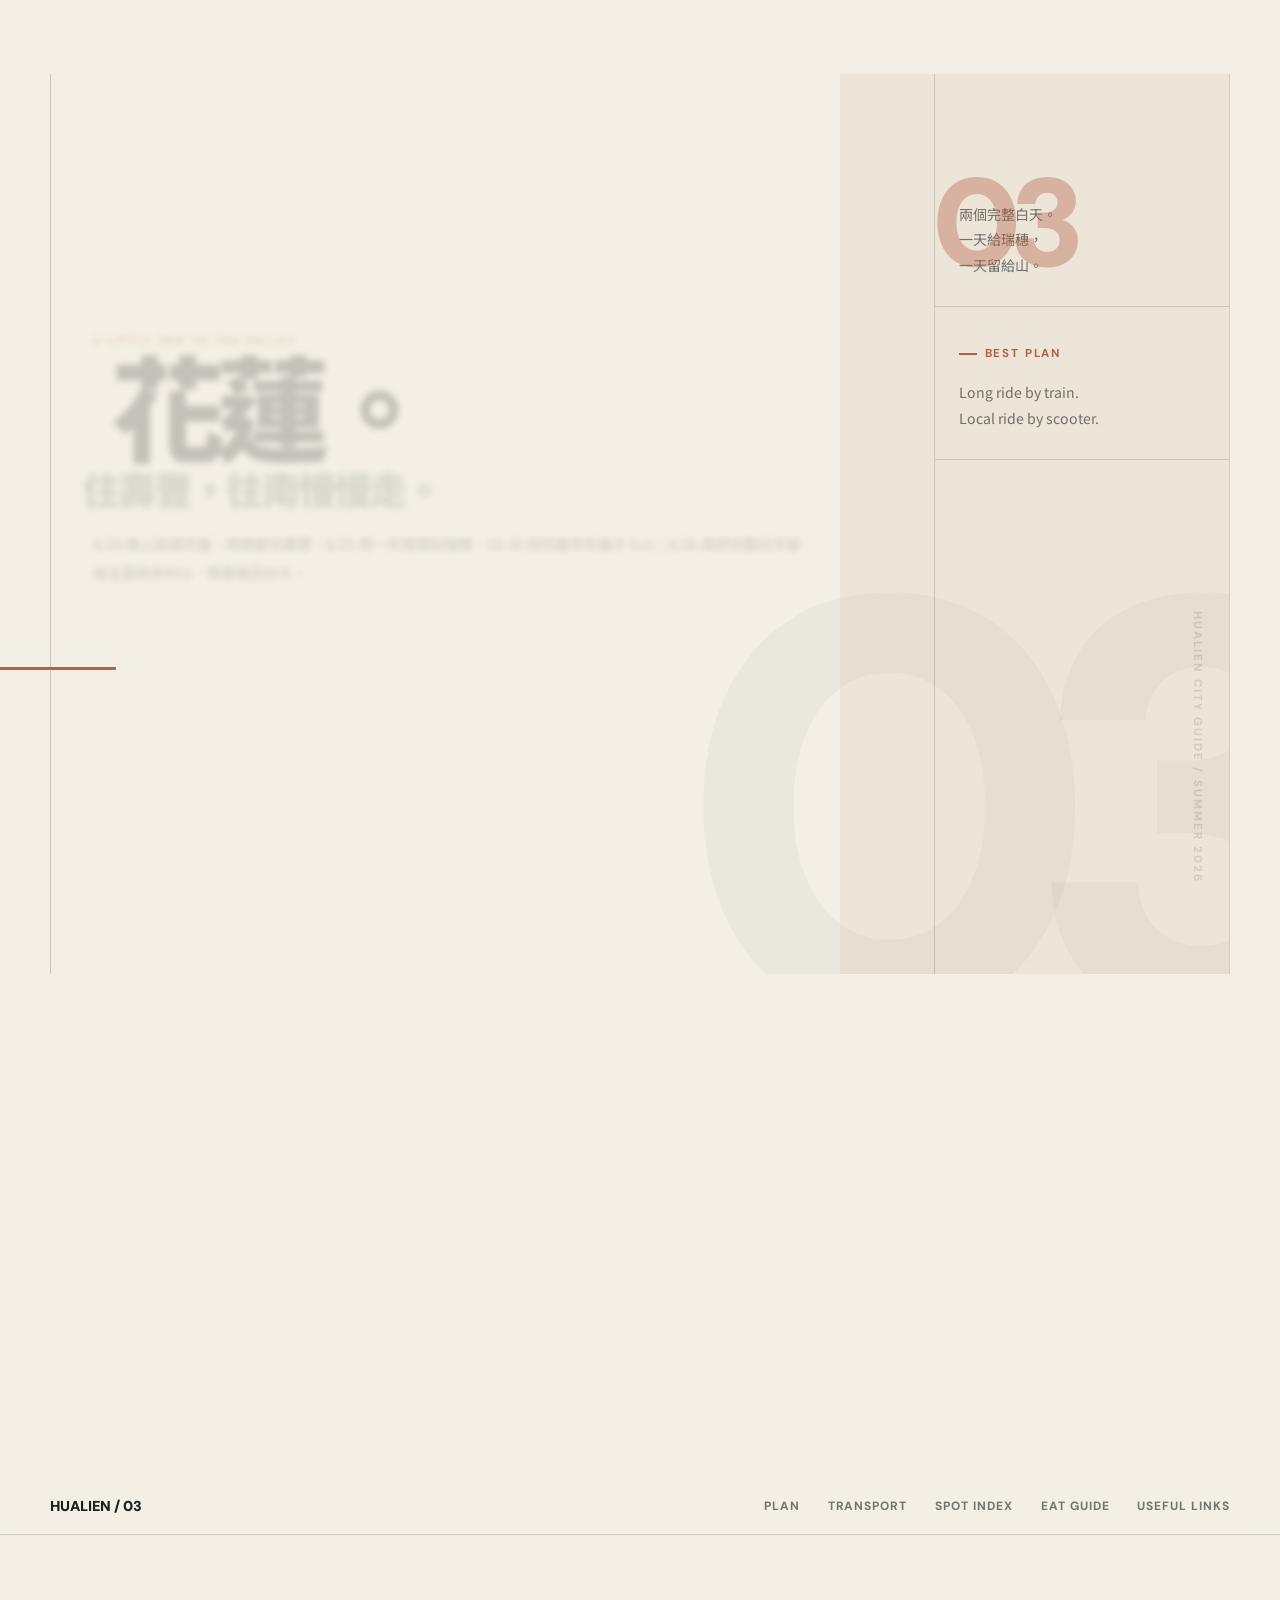
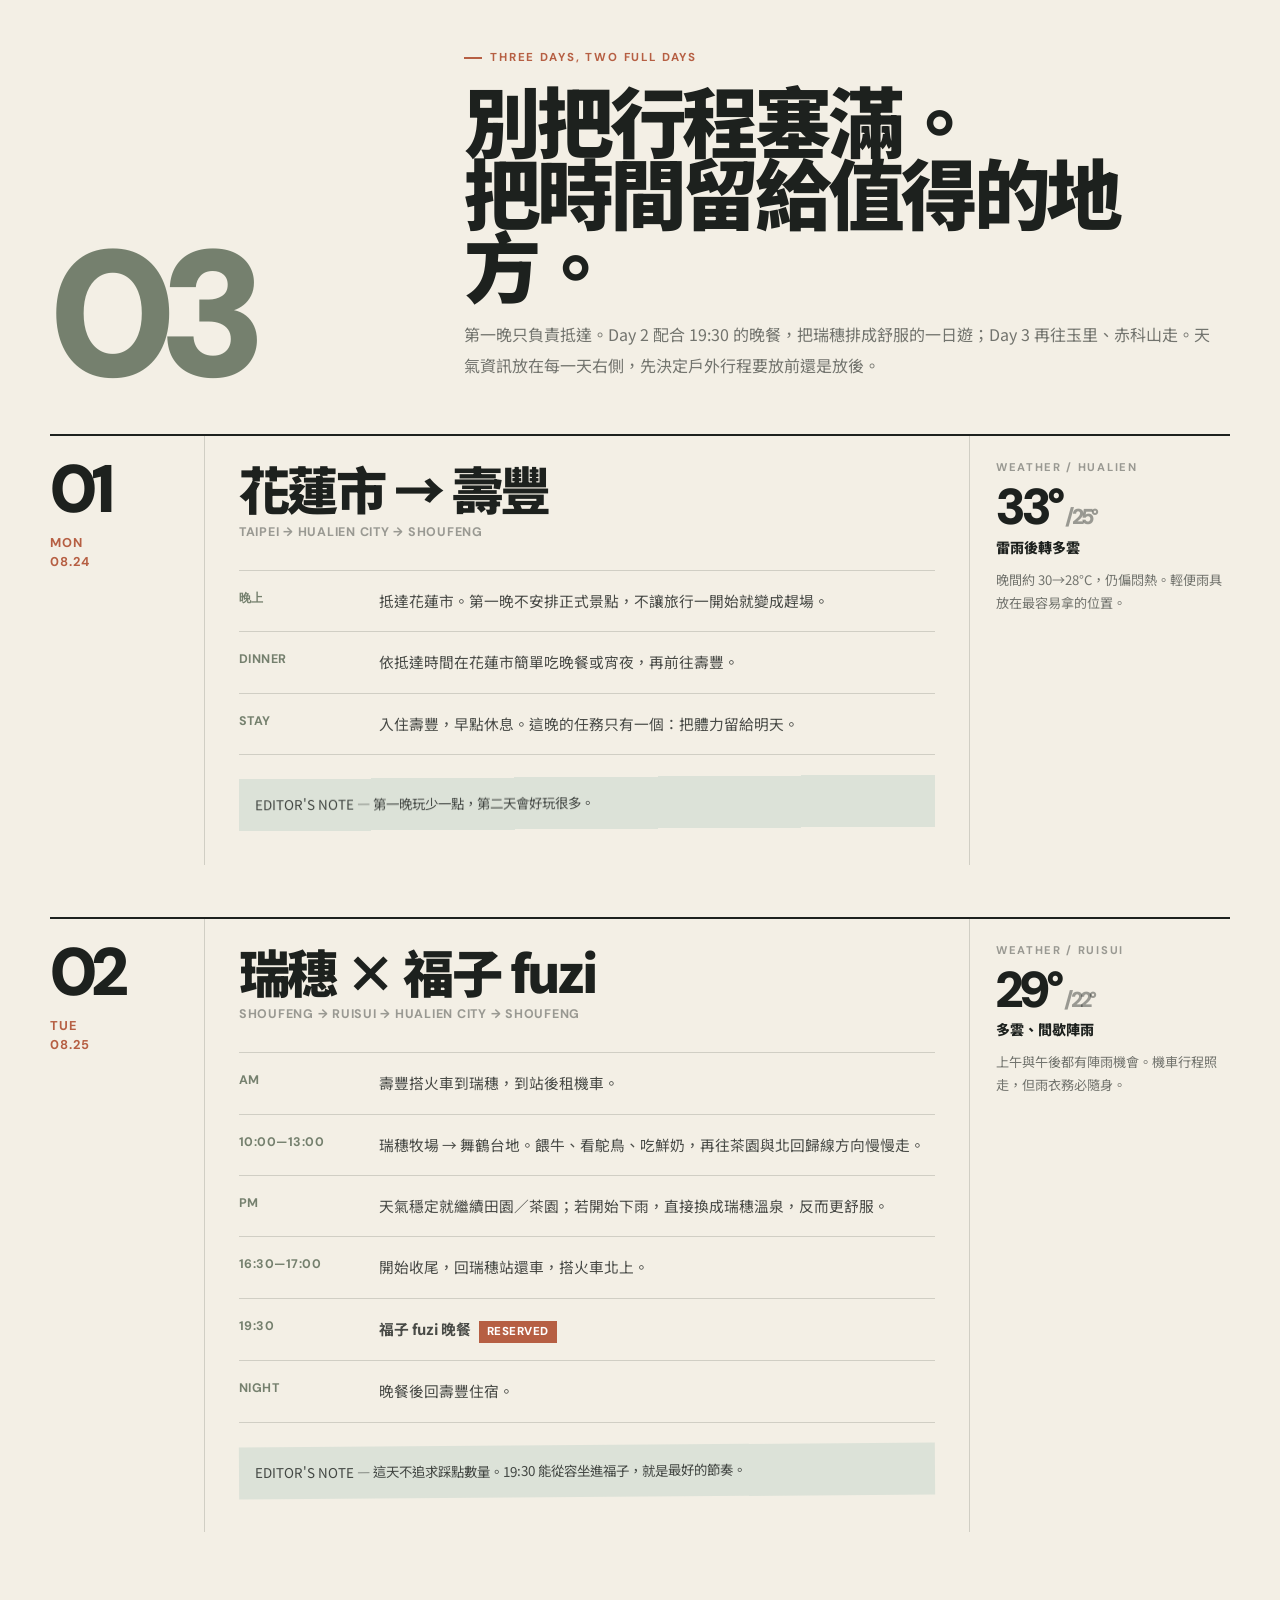
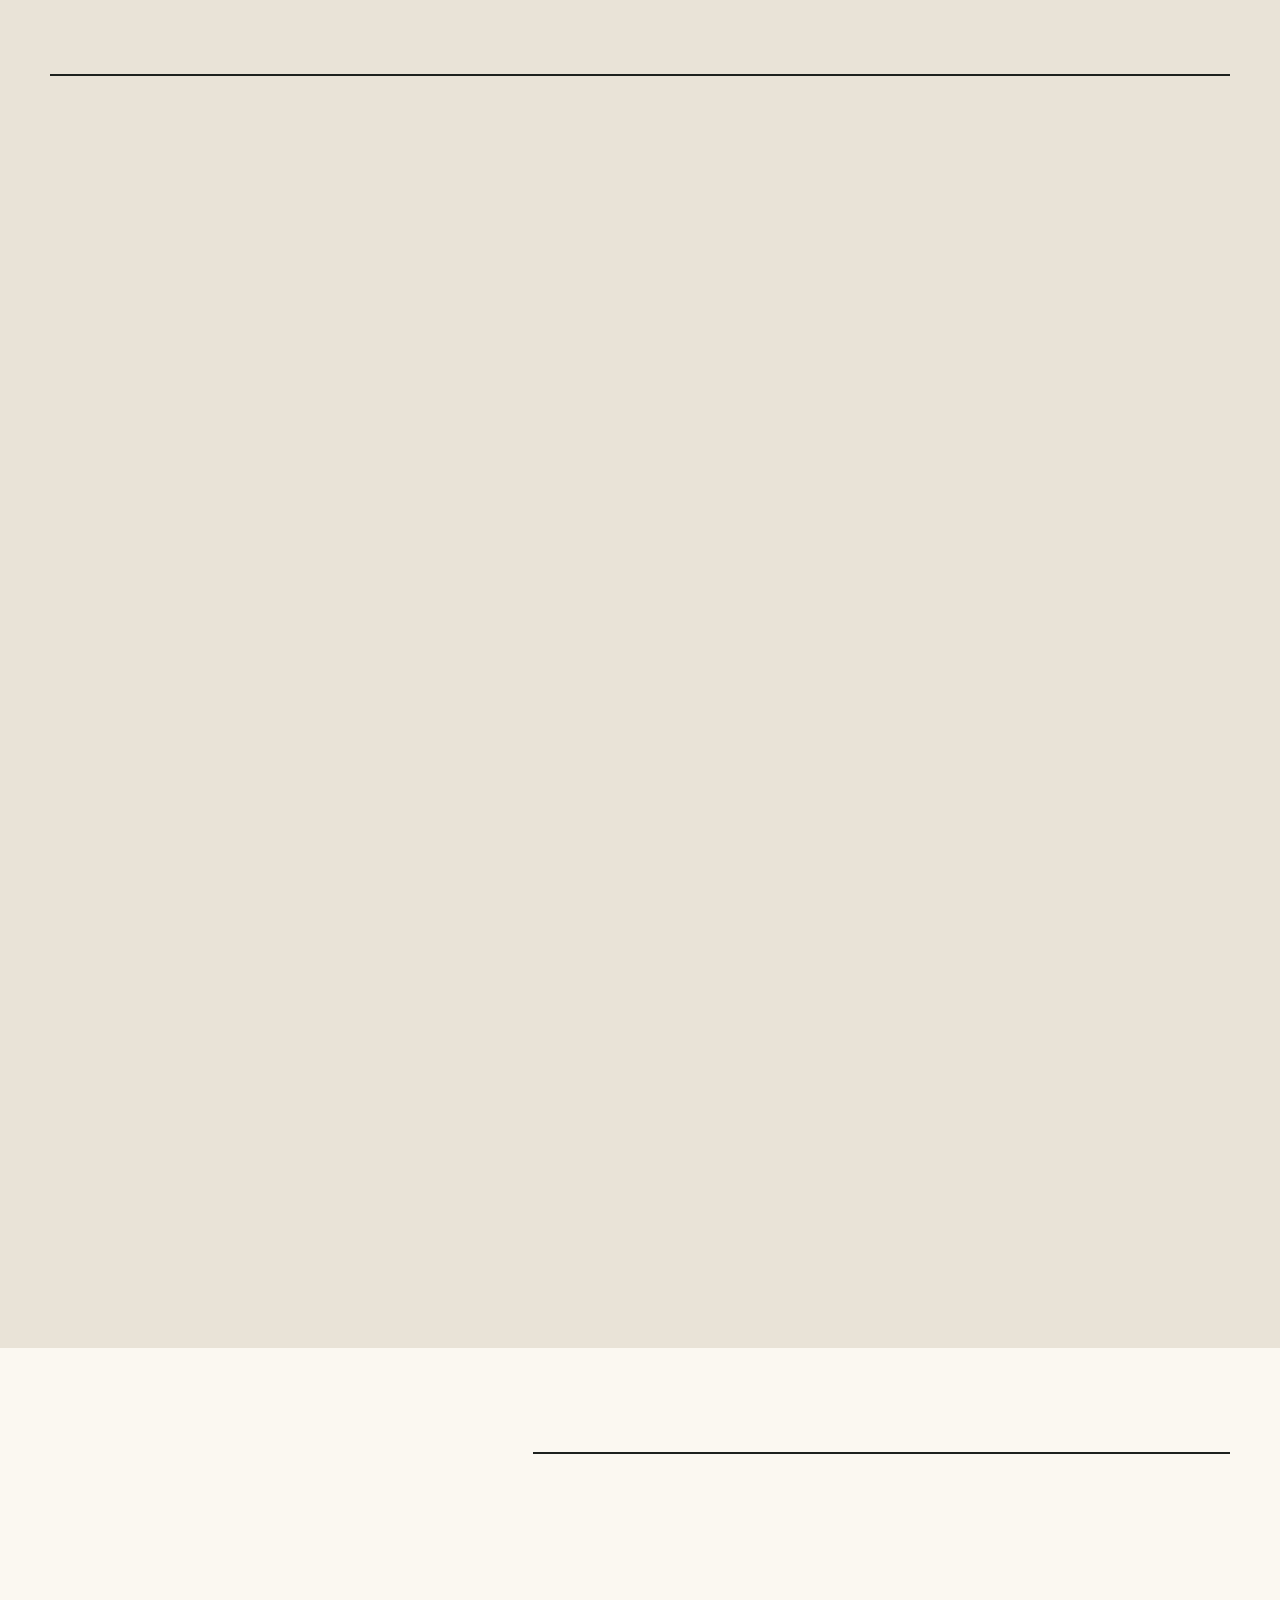
<file: index.html>
<!doctype html>
<html lang="zh-Hant">
<head>
  <meta charset="utf-8">
  <meta name="viewport" content="width=device-width,initial-scale=1,viewport-fit=cover">
  <meta name="theme-color" content="#F3EFE5">
  <title>HUALIEN 03 DAYS｜花蓮三天兩夜</title>
  <style>html,body{margin:0;background:#F3EFE5;color:#1D211E;font-family:system-ui,-apple-system,"PingFang TC",sans-serif}body{min-height:100vh}</style>
</head>
<body>
<script>
(async()=>{
  try{
    const version='20260818-widthfix1';
    const [baseRes,foodRes]=await Promise.all([
      fetch(`base.html?v=${version}`),
      fetch(`food.html?v=${version}`)
    ]);
    if(!baseRes.ok||!foodRes.ok) throw new Error('asset load failed');

    const [base,food]=await Promise.all([baseRes.text(),foodRes.text()]);
    const d=new DOMParser().parseFromString(base,'text/html');

    const viewport=d.querySelector('meta[name="viewport"]');
    if(viewport) viewport.setAttribute('content','width=device-width,initial-scale=1,viewport-fit=cover');

    const css=d.createElement('link');
    css.rel='stylesheet';
    css.href=`site.css?v=${version}`;
    d.head.appendChild(css);

    const widthFix=d.createElement('link');
    widthFix.rel='stylesheet';
    widthFix.href=`width-fix.css?v=${version}`;
    d.head.appendChild(widthFix);

    const nav=d.querySelector('.links');
    if(nav&&!nav.querySelector('a[href="#food"]')){
      const spotLink=nav.querySelector('a[href="#spots"]');
      const eat=d.createElement('a');
      eat.href='#food';
      eat.textContent='Eat Guide';
      if(spotLink) spotLink.insertAdjacentElement('afterend',eat); else nav.appendChild(eat);
    }

    const links=d.querySelector('#links');
    if(links) links.insertAdjacentHTML('beforebegin',food);

    const motion=d.createElement('script');
    motion.src=`motion.js?v=${version}`;
    motion.defer=true;
    d.body.appendChild(motion);

    document.open();
    document.write('<!doctype html>'+d.documentElement.outerHTML);
    document.close();
  }catch(err){
    document.body.innerHTML='<main style="max-width:680px;margin:18vh auto;padding:24px"><h1 style="font-size:32px">網站載入失敗</h1><p style="color:#65706a">請重新整理頁面。如果仍然無法載入，可以先開啟基礎版本。</p><p><a href="base.html" style="color:#B65F43;font-weight:700">開啟基礎版本 →</a></p></main>';
  }
})();
</script>
</body>
</html>
</file>
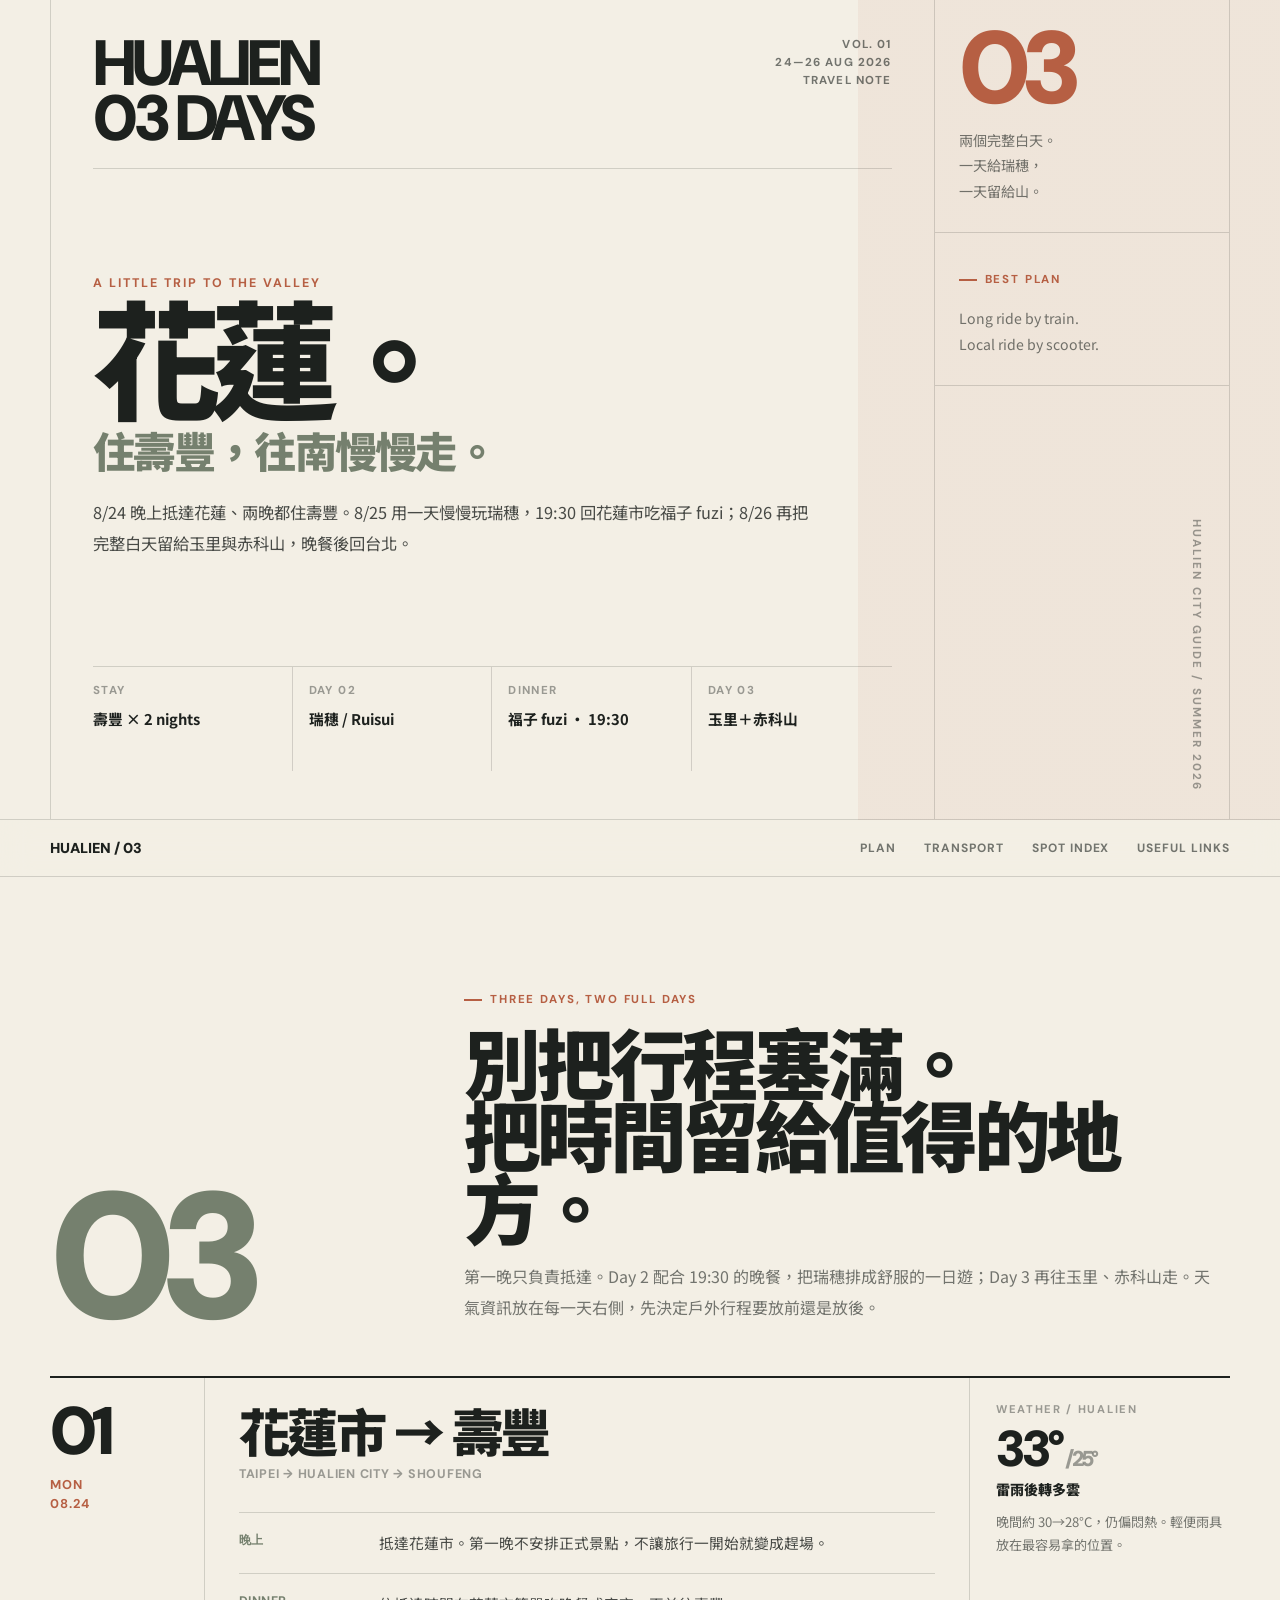
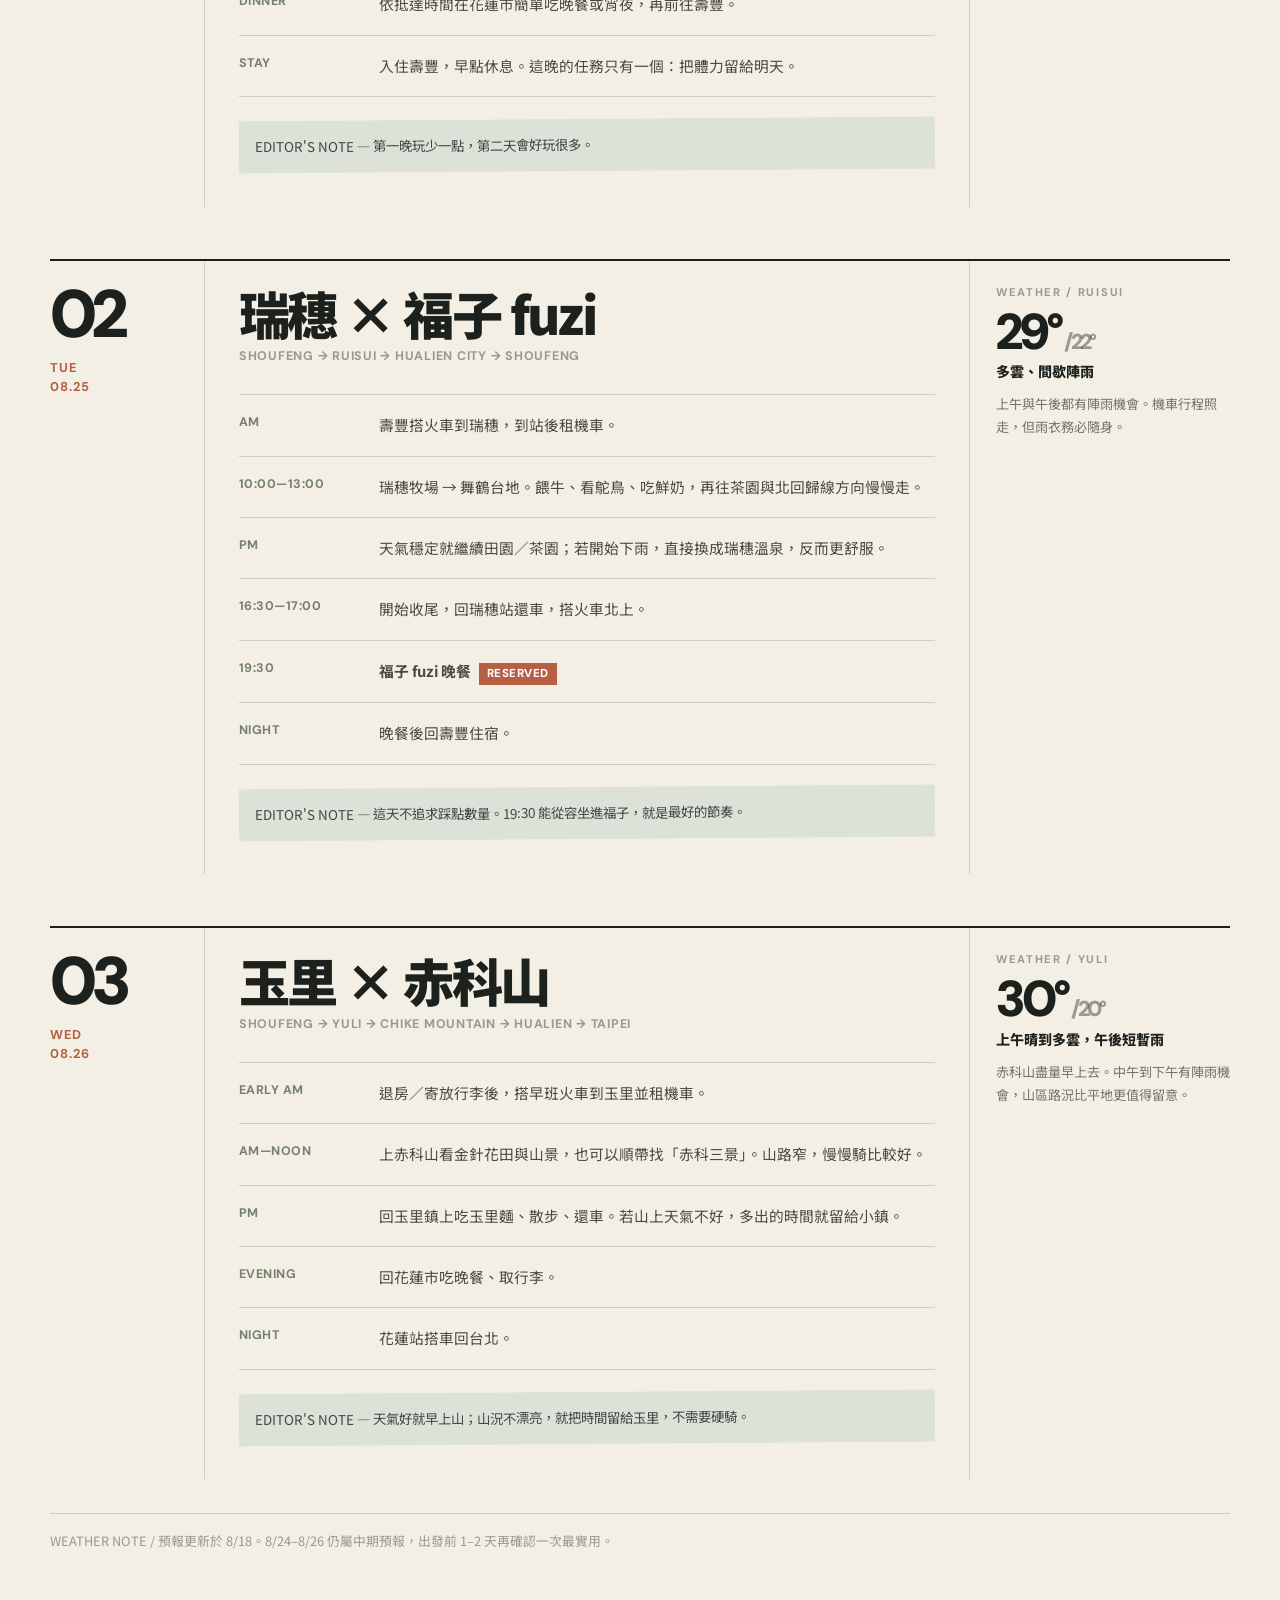
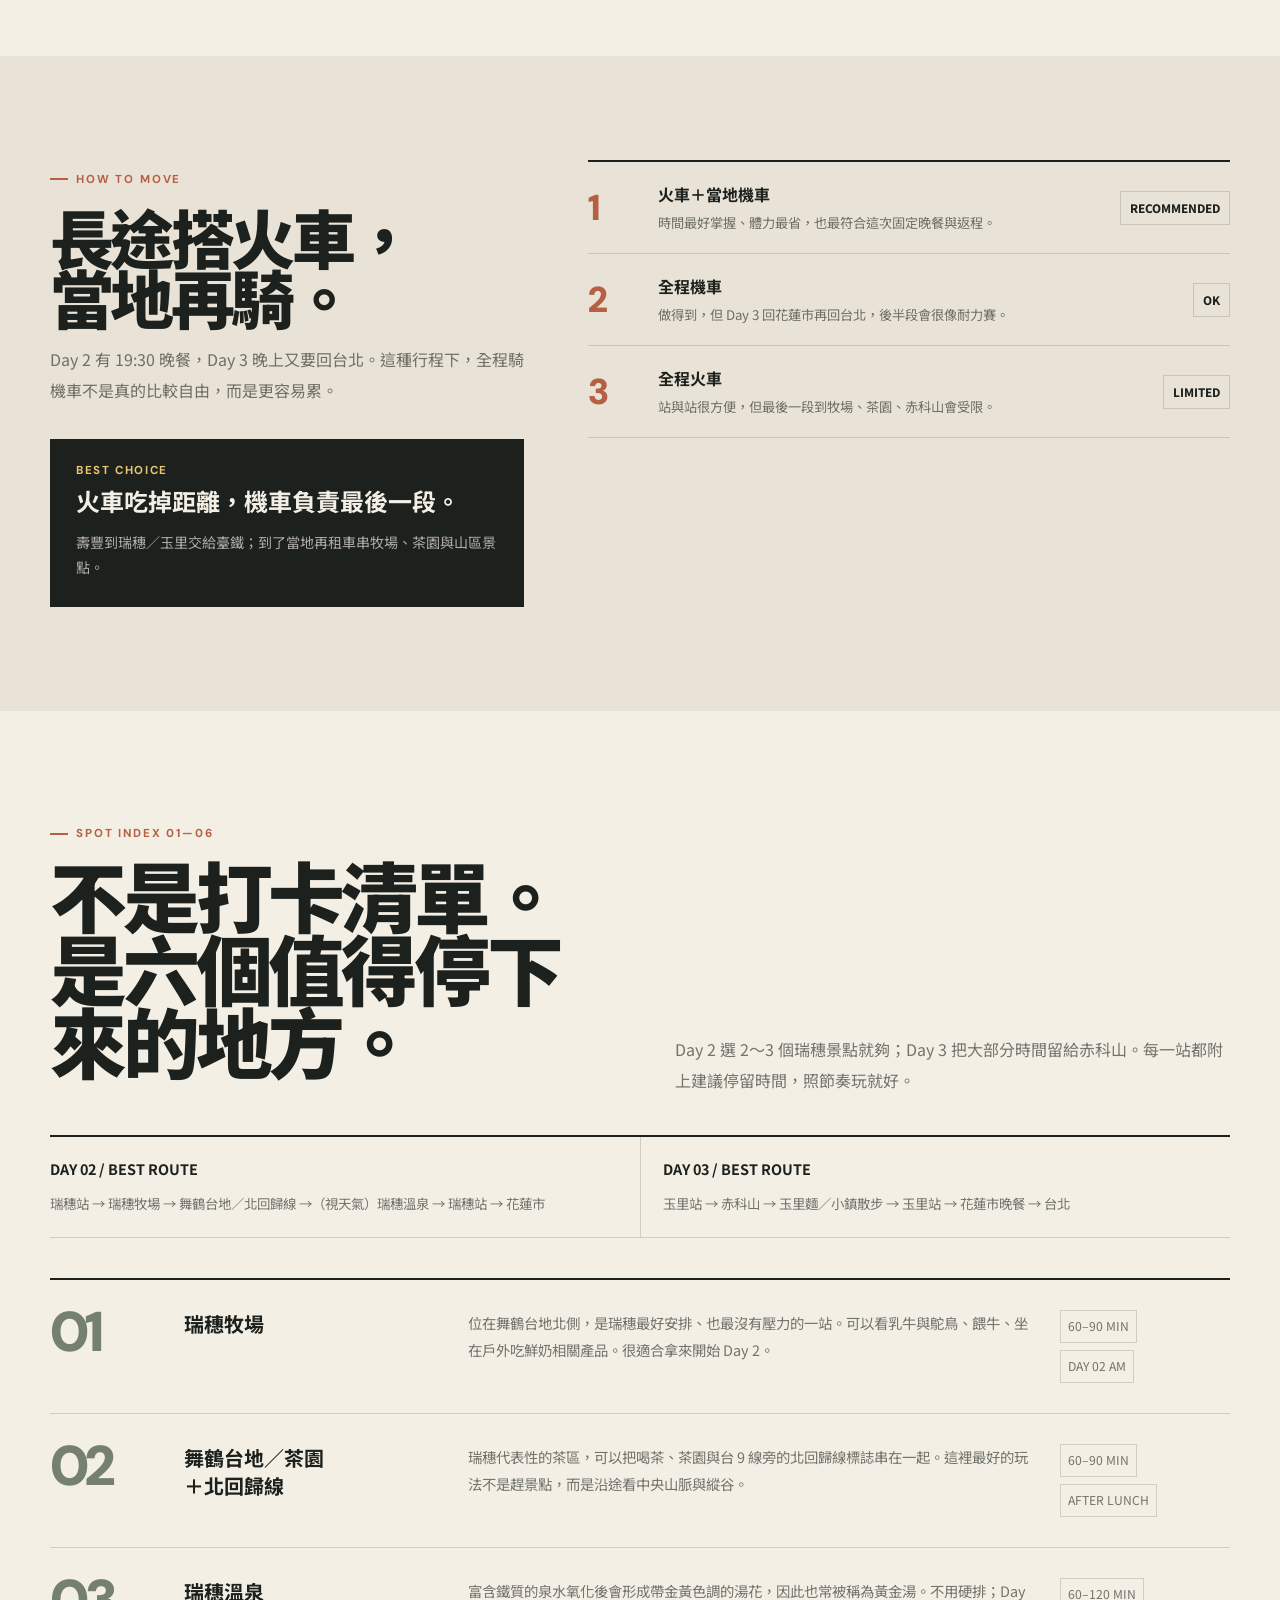
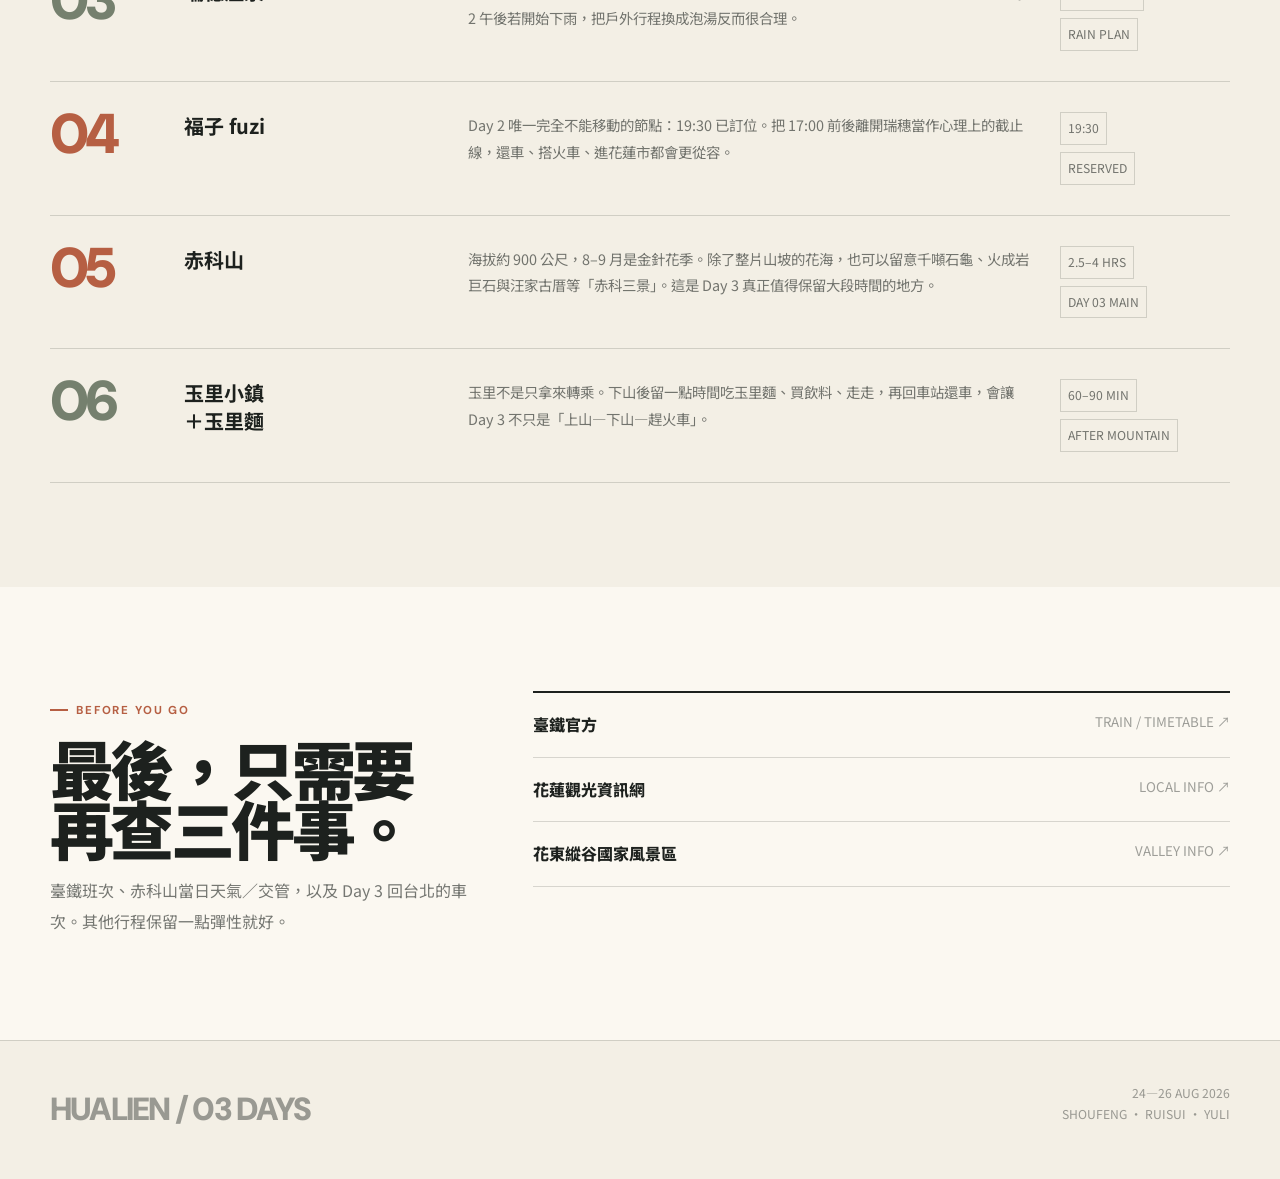
<file: base.html>
<!doctype html>
<html lang="zh-Hant">
<head>
<meta charset="utf-8">
<meta name="viewport" content="width=device-width,initial-scale=1">
<meta name="theme-color" content="#F3EFE5">
<title>HUALIEN 03 DAYS｜花蓮三天兩夜</title>
<link rel="preconnect" href="https://fonts.googleapis.com">
<link rel="preconnect" href="https://fonts.gstatic.com" crossorigin>
<link href="https://fonts.googleapis.com/css2?family=DM+Sans:wght@500;600;700&family=Noto+Sans+TC:wght@400;500;600;700;900&display=swap" rel="stylesheet">
<style>
:root{--paper:#F3EFE5;--paper2:#E9E3D7;--cream:#FBF8F1;--ink:#1D211E;--i80:rgba(29,33,30,.8);--i60:rgba(29,33,30,.6);--i42:rgba(29,33,30,.42);--line:rgba(29,33,30,.16);--brick:#B65F43;--sage:#75806E;--soft:#DCE2D8}
*{box-sizing:border-box}html{scroll-behavior:smooth}body{margin:0;background:var(--paper);color:var(--ink);font-family:"Noto Sans TC",system-ui,-apple-system,sans-serif;line-height:1.72;-webkit-font-smoothing:antialiased}a{color:inherit}.en{font-family:"DM Sans",sans-serif}.wrap{width:min(calc(100% - 36px),1180px);margin:auto}.section{padding:104px 0}.label{display:inline-flex;align-items:center;gap:8px;font:700 .72rem/1 "DM Sans";letter-spacing:.16em;text-transform:uppercase}.label:before{content:"";width:18px;height:2px;background:currentColor}.headline{margin:16px 0 18px;max-width:850px;font-size:clamp(2.6rem,6vw,5.5rem);line-height:.95;font-weight:900;letter-spacing:-.055em}.dek{max-width:760px;margin:0;color:var(--i60);font-size:1rem;line-height:1.9}
.hero{min-height:91vh;border-bottom:1px solid var(--line);background:linear-gradient(90deg,transparent 0 67%,rgba(182,95,67,.07) 67%)}.hero-grid{min-height:91vh;display:grid;grid-template-columns:1.5fr .5fr;border-left:1px solid var(--line);border-right:1px solid var(--line)}.hero-main{display:flex;flex-direction:column;justify-content:space-between;padding:36px 42px 48px;border-right:1px solid var(--line)}.mast{display:flex;align-items:flex-start;justify-content:space-between;gap:24px;padding-bottom:22px;border-bottom:1px solid var(--line)}.brand{font:900 clamp(2.2rem,5vw,4.8rem)/.86 "DM Sans";letter-spacing:-.065em}.meta{text-align:right;font:700 .72rem/1.55 "DM Sans";letter-spacing:.1em;color:var(--i60)}.hero-title{padding:54px 0 36px}.issue{color:var(--brick);font:700 .78rem/1 "DM Sans";letter-spacing:.16em;text-transform:uppercase}.hero h1{margin:14px 0 24px;font-size:clamp(4rem,10vw,9rem);line-height:.8;letter-spacing:-.075em;font-weight:900}.hero h1 small{display:block;margin-top:22px;font-size:clamp(1.5rem,3.3vw,3rem);line-height:1.05;letter-spacing:-.04em;color:var(--sage)}.hero-copy{max-width:720px;color:var(--i80);font-size:1.02rem;line-height:1.92}.stats{display:grid;grid-template-columns:repeat(4,1fr);border-top:1px solid var(--line)}.stat{min-height:104px;padding:18px 16px 12px;border-right:1px solid var(--line)}.stat:first-child{padding-left:0}.stat:last-child{border-right:0}.stat b{display:block;font:700 .72rem/1 "DM Sans";letter-spacing:.12em;color:var(--i42)}.stat span{display:block;margin-top:9px;font-size:.92rem;font-weight:700}.hero-side{display:flex;flex-direction:column}.side{padding:28px 24px;border-bottom:1px solid var(--line)}.side-no{font:900 clamp(4rem,8vw,7rem)/.8 "DM Sans";color:var(--brick);letter-spacing:-.08em}.side-copy{margin-top:18px;color:var(--i60);font-size:.88rem;line-height:1.8}.vertical{flex:1;display:flex;align-items:flex-end;justify-content:flex-end;padding:28px 24px}.vertical span{writing-mode:vertical-rl;font:700 .72rem/1.5 "DM Sans";letter-spacing:.18em;color:var(--i42)}
nav{position:sticky;top:0;z-index:20;border-bottom:1px solid var(--line);background:rgba(243,239,229,.93);backdrop-filter:blur(15px)}nav .wrap{display:flex;justify-content:space-between;align-items:center;min-height:56px}.nav-brand{font:900 .9rem/1 "DM Sans"}.links{display:flex;gap:28px;overflow:auto}.links a{text-decoration:none;white-space:nowrap;color:var(--i60);font:700 .75rem/1 "DM Sans";letter-spacing:.08em;text-transform:uppercase;transition:.25s}.links a:hover{color:var(--brick);transform:translateY(-1px)}
.intro{display:grid;grid-template-columns:.62fr 1.38fr;gap:70px;align-items:end;margin-bottom:54px}.big-no{font:900 clamp(6rem,14vw,12rem)/.72 "DM Sans";letter-spacing:-.08em;color:var(--sage)}.day{display:grid;grid-template-columns:155px 1fr 260px;border-top:2px solid var(--ink);margin-top:52px}.day-index{padding:26px 24px 30px 0;border-right:1px solid var(--line)}.num{font:900 4.2rem/.82 "DM Sans";letter-spacing:-.07em}.date{margin-top:16px;font:700 .8rem/1.5 "DM Sans";letter-spacing:.08em;color:var(--brick)}.day-main{padding:26px 34px 36px;border-right:1px solid var(--line)}.day-main h3{margin:0 0 8px;font-size:clamp(2rem,4vw,3.6rem);line-height:1.03;letter-spacing:-.05em;font-weight:900}.route{margin-bottom:28px;color:var(--i42);font:700 .78rem/1.5 "DM Sans";letter-spacing:.06em}.timeline{border-top:1px solid var(--line)}.row{display:grid;grid-template-columns:120px 1fr;gap:20px;padding:17px 0;border-bottom:1px solid var(--line)}.row time{font:700 .78rem/1.65 "DM Sans";color:var(--sage);letter-spacing:.04em}.row p{margin:0;color:var(--i80);font-size:.92rem;line-height:1.8}.weather{padding:26px 0 30px 26px}.wk{font:700 .7rem/1 "DM Sans";letter-spacing:.15em;text-transform:uppercase;color:var(--i42)}.temp{margin:12px 0 4px;font:900 3.15rem/.9 "DM Sans";letter-spacing:-.065em}.cond{font-weight:800;font-size:.88rem}.weather p{margin:10px 0 0;color:var(--i60);font-size:.82rem;line-height:1.75}.note{margin-top:22px;padding:14px 16px;background:var(--soft);color:var(--i80);font-size:.84rem;line-height:1.75;transform:rotate(-.4deg)}.reserved{display:inline-block;margin-left:8px;padding:3px 8px;background:var(--brick);color:white;font:800 .72rem/1.4 "DM Sans";letter-spacing:.04em}.forecast{margin-top:34px;padding-top:16px;border-top:1px solid var(--line);color:var(--i42);font-size:.8rem}
.transport{display:grid;grid-template-columns:.85fr 1.15fr;gap:64px;align-items:start}.choice{margin:18px 0;font-size:clamp(2.6rem,5vw,4.8rem);line-height:.94;font-weight:900;letter-spacing:-.055em}.best{margin-top:34px;padding:26px;background:var(--ink);color:var(--paper)}.best b{display:block;margin-bottom:8px;color:#EBC56F;font:700 .72rem/1 "DM Sans";letter-spacing:.14em;text-transform:uppercase}.best strong{font-size:1.5rem;line-height:1.35}.best p{margin:12px 0 0;color:rgba(243,239,229,.68);font-size:.88rem;line-height:1.8}.scores{border-top:2px solid var(--ink)}.score{display:grid;grid-template-columns:52px 1fr 92px;gap:18px;align-items:center;min-height:92px;border-bottom:1px solid var(--line)}.rank{font:900 2.25rem/1 "DM Sans";color:var(--brick)}.score h3{margin:0 0 4px;font-size:1rem}.score p{margin:0;color:var(--i60);font-size:.83rem}.badge{justify-self:end;font-size:.73rem;font-weight:800;padding:6px 9px;border:1px solid var(--line)}
.spot-head{display:grid;grid-template-columns:1fr 1fr;gap:70px;align-items:end;margin-bottom:40px}.routes{display:grid;grid-template-columns:1fr 1fr;border-top:2px solid var(--ink);border-bottom:1px solid var(--line);margin-bottom:40px}.route-guide{padding:20px 22px 21px 0}.route-guide+ .route-guide{padding-left:22px;border-left:1px solid var(--line)}.route-guide b{display:block;margin-bottom:7px;font-size:.9rem}.route-guide span{color:var(--i60);font-size:.84rem;line-height:1.75}.spot-list{border-top:2px solid var(--ink)}.spot{display:grid;grid-template-columns:110px 260px 1fr 170px;gap:24px;align-items:start;padding:30px 0;border-bottom:1px solid var(--line);transition:.25s}.spot:hover{padding-left:10px;background:rgba(255,255,255,.18)}.spot-no{font:900 3.5rem/.8 "DM Sans";letter-spacing:-.07em;color:var(--sage)}.spot.featured .spot-no{color:var(--brick)}.spot h3{margin:0;font-size:1.25rem;line-height:1.4}.spot p{margin:0;color:var(--i60);font-size:.9rem;line-height:1.86}.spot-meta{display:grid;gap:7px;justify-items:start;font-size:.76rem;color:var(--i60)}.spot-meta span{padding:5px 7px;border:1px solid var(--line)}
.utility{display:grid;grid-template-columns:.75fr 1.25fr;gap:64px}.utility-list{border-top:2px solid var(--ink)}.utility-item{display:flex;justify-content:space-between;gap:18px;padding:18px 0;border-bottom:1px solid var(--line);text-decoration:none;transition:.22s}.utility-item:hover{padding-left:8px;color:var(--brick)}.utility-item span{font-weight:800}.utility-item small{color:var(--i42)}footer{padding:42px 0 54px;border-top:1px solid var(--line);color:var(--i42)}.footer{display:flex;justify-content:space-between;align-items:flex-end;gap:24px}.footer-title{font:900 2rem/1 "DM Sans";letter-spacing:-.055em}.footer-meta{text-align:right;font-size:.76rem}
@media(max-width:960px){.hero-grid{grid-template-columns:1fr}.hero-main{border-right:0}.hero-side{display:none}.stats{grid-template-columns:1fr 1fr}.intro,.transport,.spot-head,.utility{grid-template-columns:1fr;gap:30px}.big-no{font-size:7rem}.day{grid-template-columns:120px 1fr}.weather{grid-column:1/-1;border-top:1px solid var(--line);padding-left:0;display:grid;grid-template-columns:150px 120px 1fr;gap:18px}.routes{grid-template-columns:1fr}.route-guide+ .route-guide{padding-left:0;border-left:0;border-top:1px solid var(--line)}.spot{grid-template-columns:82px 200px 1fr}.spot-meta{grid-column:3}}
@media(max-width:680px){.wrap{width:min(calc(100% - 24px),1180px)}.section{padding:72px 0}.hero,.hero-grid{min-height:82vh}.hero-main{padding:22px 18px 30px}.brand{font-size:2.2rem}.meta{font-size:.62rem}.hero h1{font-size:clamp(4rem,21vw,6.3rem)}.stats{grid-template-columns:1fr}.stat,.stat:first-child{padding:14px 0;border-right:0;border-top:1px solid var(--line)}.nav-brand{display:none}.links{gap:20px}.day{grid-template-columns:1fr;margin-top:38px}.day-index{display:flex;justify-content:space-between;align-items:end;border-right:0;border-bottom:1px solid var(--line);padding:18px 0}.date{margin:0;text-align:right}.day-main{padding:22px 0;border-right:0}.row{grid-template-columns:88px 1fr;gap:14px}.weather{display:block;padding:20px 0 0}.score{grid-template-columns:42px 1fr}.badge{grid-column:2;justify-self:start;margin-bottom:10px}.spot{grid-template-columns:62px 1fr;gap:16px}.spot p,.spot-meta{grid-column:2}.footer{display:block}.footer-meta{text-align:left;margin-top:16px}}
</style>
</head>
<body>
<header class="hero"><div class="wrap hero-grid"><div class="hero-main"><div class="mast"><div class="brand">HUALIEN<br>03 DAYS</div><div class="meta">VOL. 01<br>24—26 AUG 2026<br>TRAVEL NOTE</div></div><div class="hero-title"><div class="issue">A little trip to the valley</div><h1>花蓮。<small>住壽豐，往南慢慢走。</small></h1><p class="hero-copy">8/24 晚上抵達花蓮、兩晚都住壽豐。8/25 用一天慢慢玩瑞穗，19:30 回花蓮市吃福子 fuzi；8/26 再把完整白天留給玉里與赤科山，晚餐後回台北。</p></div><div class="stats"><div class="stat"><b>STAY</b><span>壽豐 × 2 nights</span></div><div class="stat"><b>DAY 02</b><span>瑞穗 / Ruisui</span></div><div class="stat"><b>DINNER</b><span>福子 fuzi · 19:30</span></div><div class="stat"><b>DAY 03</b><span>玉里＋赤科山</span></div></div></div><aside class="hero-side"><div class="side"><div class="side-no">03</div><div class="side-copy">兩個完整白天。<br>一天給瑞穗，<br>一天留給山。</div></div><div class="side"><div class="label" style="color:var(--brick)">BEST PLAN</div><div class="side-copy">Long ride by train.<br>Local ride by scooter.</div></div><div class="vertical"><span>HUALIEN CITY GUIDE / SUMMER 2026</span></div></aside></div></header>
<nav><div class="wrap"><div class="nav-brand">HUALIEN / 03</div><div class="links"><a href="#plan">Plan</a><a href="#transport">Transport</a><a href="#spots">Spot Index</a><a href="#links">Useful Links</a></div></div></nav>
<main>
<section id="plan" class="section"><div class="wrap"><div class="intro"><div class="big-no">03</div><div><div class="label" style="color:var(--brick)">Three days, two full days</div><h2 class="headline">別把行程塞滿。<br>把時間留給值得的地方。</h2><p class="dek">第一晚只負責抵達。Day 2 配合 19:30 的晚餐，把瑞穗排成舒服的一日遊；Day 3 再往玉里、赤科山走。天氣資訊放在每一天右側，先決定戶外行程要放前還是放後。</p></div></div>
<article class="day"><div class="day-index"><div class="num">01</div><div class="date">MON<br>08.24</div></div><div class="day-main"><h3>花蓮市 → 壽豐</h3><div class="route">TAIPEI → HUALIEN CITY → SHOUFENG</div><div class="timeline"><div class="row"><time>晚上</time><p>抵達花蓮市。第一晚不安排正式景點，不讓旅行一開始就變成趕場。</p></div><div class="row"><time>DINNER</time><p>依抵達時間在花蓮市簡單吃晚餐或宵夜，再前往壽豐。</p></div><div class="row"><time>STAY</time><p>入住壽豐，早點休息。這晚的任務只有一個：把體力留給明天。</p></div></div><div class="note">EDITOR'S NOTE — 第一晚玩少一點，第二天會好玩很多。</div></div><aside class="weather"><div class="wk">Weather / Hualien</div><div class="temp">33°<span style="font-size:1.35rem;color:var(--i42)"> / 25°</span></div><div class="cond">雷雨後轉多雲</div><p>晚間約 30→28°C，仍偏悶熱。輕便雨具放在最容易拿的位置。</p></aside></article>
<article class="day"><div class="day-index"><div class="num">02</div><div class="date">TUE<br>08.25</div></div><div class="day-main"><h3>瑞穗 × 福子 fuzi</h3><div class="route">SHOUFENG → RUISUI → HUALIEN CITY → SHOUFENG</div><div class="timeline"><div class="row"><time>AM</time><p>壽豐搭火車到瑞穗，到站後租機車。</p></div><div class="row"><time>10:00—13:00</time><p>瑞穗牧場 → 舞鶴台地。餵牛、看鴕鳥、吃鮮奶，再往茶園與北回歸線方向慢慢走。</p></div><div class="row"><time>PM</time><p>天氣穩定就繼續田園／茶園；若開始下雨，直接換成瑞穗溫泉，反而更舒服。</p></div><div class="row"><time>16:30—17:00</time><p>開始收尾，回瑞穗站還車，搭火車北上。</p></div><div class="row"><time>19:30</time><p><strong>福子 fuzi 晚餐</strong><span class="reserved">RESERVED</span></p></div><div class="row"><time>NIGHT</time><p>晚餐後回壽豐住宿。</p></div></div><div class="note">EDITOR'S NOTE — 這天不追求踩點數量。19:30 能從容坐進福子，就是最好的節奏。</div></div><aside class="weather"><div class="wk">Weather / Ruisui</div><div class="temp">29°<span style="font-size:1.35rem;color:var(--i42)"> / 22°</span></div><div class="cond">多雲、間歇陣雨</div><p>上午與午後都有陣雨機會。機車行程照走，但雨衣務必隨身。</p></aside></article>
<article class="day"><div class="day-index"><div class="num">03</div><div class="date">WED<br>08.26</div></div><div class="day-main"><h3>玉里 × 赤科山</h3><div class="route">SHOUFENG → YULI → CHIKE MOUNTAIN → HUALIEN → TAIPEI</div><div class="timeline"><div class="row"><time>EARLY AM</time><p>退房／寄放行李後，搭早班火車到玉里並租機車。</p></div><div class="row"><time>AM—NOON</time><p>上赤科山看金針花田與山景，也可以順帶找「赤科三景」。山路窄，慢慢騎比較好。</p></div><div class="row"><time>PM</time><p>回玉里鎮上吃玉里麵、散步、還車。若山上天氣不好，多出的時間就留給小鎮。</p></div><div class="row"><time>EVENING</time><p>回花蓮市吃晚餐、取行李。</p></div><div class="row"><time>NIGHT</time><p>花蓮站搭車回台北。</p></div></div><div class="note">EDITOR'S NOTE — 天氣好就早上山；山況不漂亮，就把時間留給玉里，不需要硬騎。</div></div><aside class="weather"><div class="wk">Weather / Yuli</div><div class="temp">30°<span style="font-size:1.35rem;color:var(--i42)"> / 20°</span></div><div class="cond">上午晴到多雲，午後短暫雨</div><p>赤科山盡量早上去。中午到下午有陣雨機會，山區路況比平地更值得留意。</p></aside></article>
<div class="forecast">WEATHER NOTE / 預報更新於 8/18。8/24–8/26 仍屬中期預報，出發前 1–2 天再確認一次最實用。</div></div></section>
<section id="transport" class="section" style="background:var(--paper2)"><div class="wrap transport"><div><div class="label" style="color:var(--brick)">How to move</div><h2 class="choice">長途搭火車，<br>當地再騎。</h2><p class="dek">Day 2 有 19:30 晚餐，Day 3 晚上又要回台北。這種行程下，全程騎機車不是真的比較自由，而是更容易累。</p><div class="best"><b>Best Choice</b><strong>火車吃掉距離，機車負責最後一段。</strong><p>壽豐到瑞穗／玉里交給臺鐵；到了當地再租車串牧場、茶園與山區景點。</p></div></div><div class="scores"><div class="score"><div class="rank">1</div><div><h3>火車＋當地機車</h3><p>時間最好掌握、體力最省，也最符合這次固定晚餐與返程。</p></div><div class="badge">RECOMMENDED</div></div><div class="score"><div class="rank">2</div><div><h3>全程機車</h3><p>做得到，但 Day 3 回花蓮市再回台北，後半段會很像耐力賽。</p></div><div class="badge">OK</div></div><div class="score"><div class="rank">3</div><div><h3>全程火車</h3><p>站與站很方便，但最後一段到牧場、茶園、赤科山會受限。</p></div><div class="badge">LIMITED</div></div></div></div></section>
<section id="spots" class="section"><div class="wrap"><div class="spot-head"><div><div class="label" style="color:var(--brick)">Spot Index 01—06</div><h2 class="headline">不是打卡清單。<br>是六個值得停下來的地方。</h2></div><p class="dek">Day 2 選 2～3 個瑞穗景點就夠；Day 3 把大部分時間留給赤科山。每一站都附上建議停留時間，照節奏玩就好。</p></div><div class="routes"><div class="route-guide"><b>DAY 02 / BEST ROUTE</b><span>瑞穗站 → 瑞穗牧場 → 舞鶴台地／北回歸線 →（視天氣）瑞穗溫泉 → 瑞穗站 → 花蓮市</span></div><div class="route-guide"><b>DAY 03 / BEST ROUTE</b><span>玉里站 → 赤科山 → 玉里麵／小鎮散步 → 玉里站 → 花蓮市晚餐 → 台北</span></div></div><div class="spot-list">
<article class="spot"><div class="spot-no">01</div><h3>瑞穗牧場</h3><p>位在舞鶴台地北側，是瑞穗最好安排、也最沒有壓力的一站。可以看乳牛與鴕鳥、餵牛、坐在戶外吃鮮奶相關產品。很適合拿來開始 Day 2。</p><div class="spot-meta"><span>60–90 MIN</span><span>DAY 02 AM</span></div></article>
<article class="spot"><div class="spot-no">02</div><h3>舞鶴台地／茶園<br>＋北回歸線</h3><p>瑞穗代表性的茶區，可以把喝茶、茶園與台 9 線旁的北回歸線標誌串在一起。這裡最好的玩法不是趕景點，而是沿途看中央山脈與縱谷。</p><div class="spot-meta"><span>60–90 MIN</span><span>AFTER LUNCH</span></div></article>
<article class="spot"><div class="spot-no">03</div><h3>瑞穗溫泉</h3><p>富含鐵質的泉水氧化後會形成帶金黃色調的湯花，因此也常被稱為黃金湯。不用硬排；Day 2 午後若開始下雨，把戶外行程換成泡湯反而很合理。</p><div class="spot-meta"><span>60–120 MIN</span><span>RAIN PLAN</span></div></article>
<article class="spot featured"><div class="spot-no">04</div><h3>福子 fuzi</h3><p>Day 2 唯一完全不能移動的節點：19:30 已訂位。把 17:00 前後離開瑞穗當作心理上的截止線，還車、搭火車、進花蓮市都會更從容。</p><div class="spot-meta"><span>19:30</span><span>RESERVED</span></div></article>
<article class="spot featured"><div class="spot-no">05</div><h3>赤科山</h3><p>海拔約 900 公尺，8–9 月是金針花季。除了整片山坡的花海，也可以留意千噸石龜、火成岩巨石與汪家古厝等「赤科三景」。這是 Day 3 真正值得保留大段時間的地方。</p><div class="spot-meta"><span>2.5–4 HRS</span><span>DAY 03 MAIN</span></div></article>
<article class="spot"><div class="spot-no">06</div><h3>玉里小鎮<br>＋玉里麵</h3><p>玉里不是只拿來轉乘。下山後留一點時間吃玉里麵、買飲料、走走，再回車站還車，會讓 Day 3 不只是「上山—下山—趕火車」。</p><div class="spot-meta"><span>60–90 MIN</span><span>AFTER MOUNTAIN</span></div></article>
</div></div></section>
<section id="links" class="section" style="background:var(--cream)"><div class="wrap utility"><div><div class="label" style="color:var(--brick)">Before you go</div><h2 class="choice">最後，只需要<br>再查三件事。</h2><p class="dek">臺鐵班次、赤科山當日天氣／交管，以及 Day 3 回台北的車次。其他行程保留一點彈性就好。</p></div><div class="utility-list"><a class="utility-item" href="https://www.railway.gov.tw/" target="_blank" rel="noopener"><span>臺鐵官方</span><small>TRAIN / TIMETABLE ↗</small></a><a class="utility-item" href="https://tour-hualien.hl.gov.tw/" target="_blank" rel="noopener"><span>花蓮觀光資訊網</span><small>LOCAL INFO ↗</small></a><a class="utility-item" href="https://www.erv-nsa.gov.tw/" target="_blank" rel="noopener"><span>花東縱谷國家風景區</span><small>VALLEY INFO ↗</small></a></div></div></section>
</main>
<footer><div class="wrap footer"><div class="footer-title">HUALIEN / 03 DAYS</div><div class="footer-meta">24—26 AUG 2026<br>SHOUFENG · RUISUI · YULI</div></div></footer>
</body>
</html>
</file>
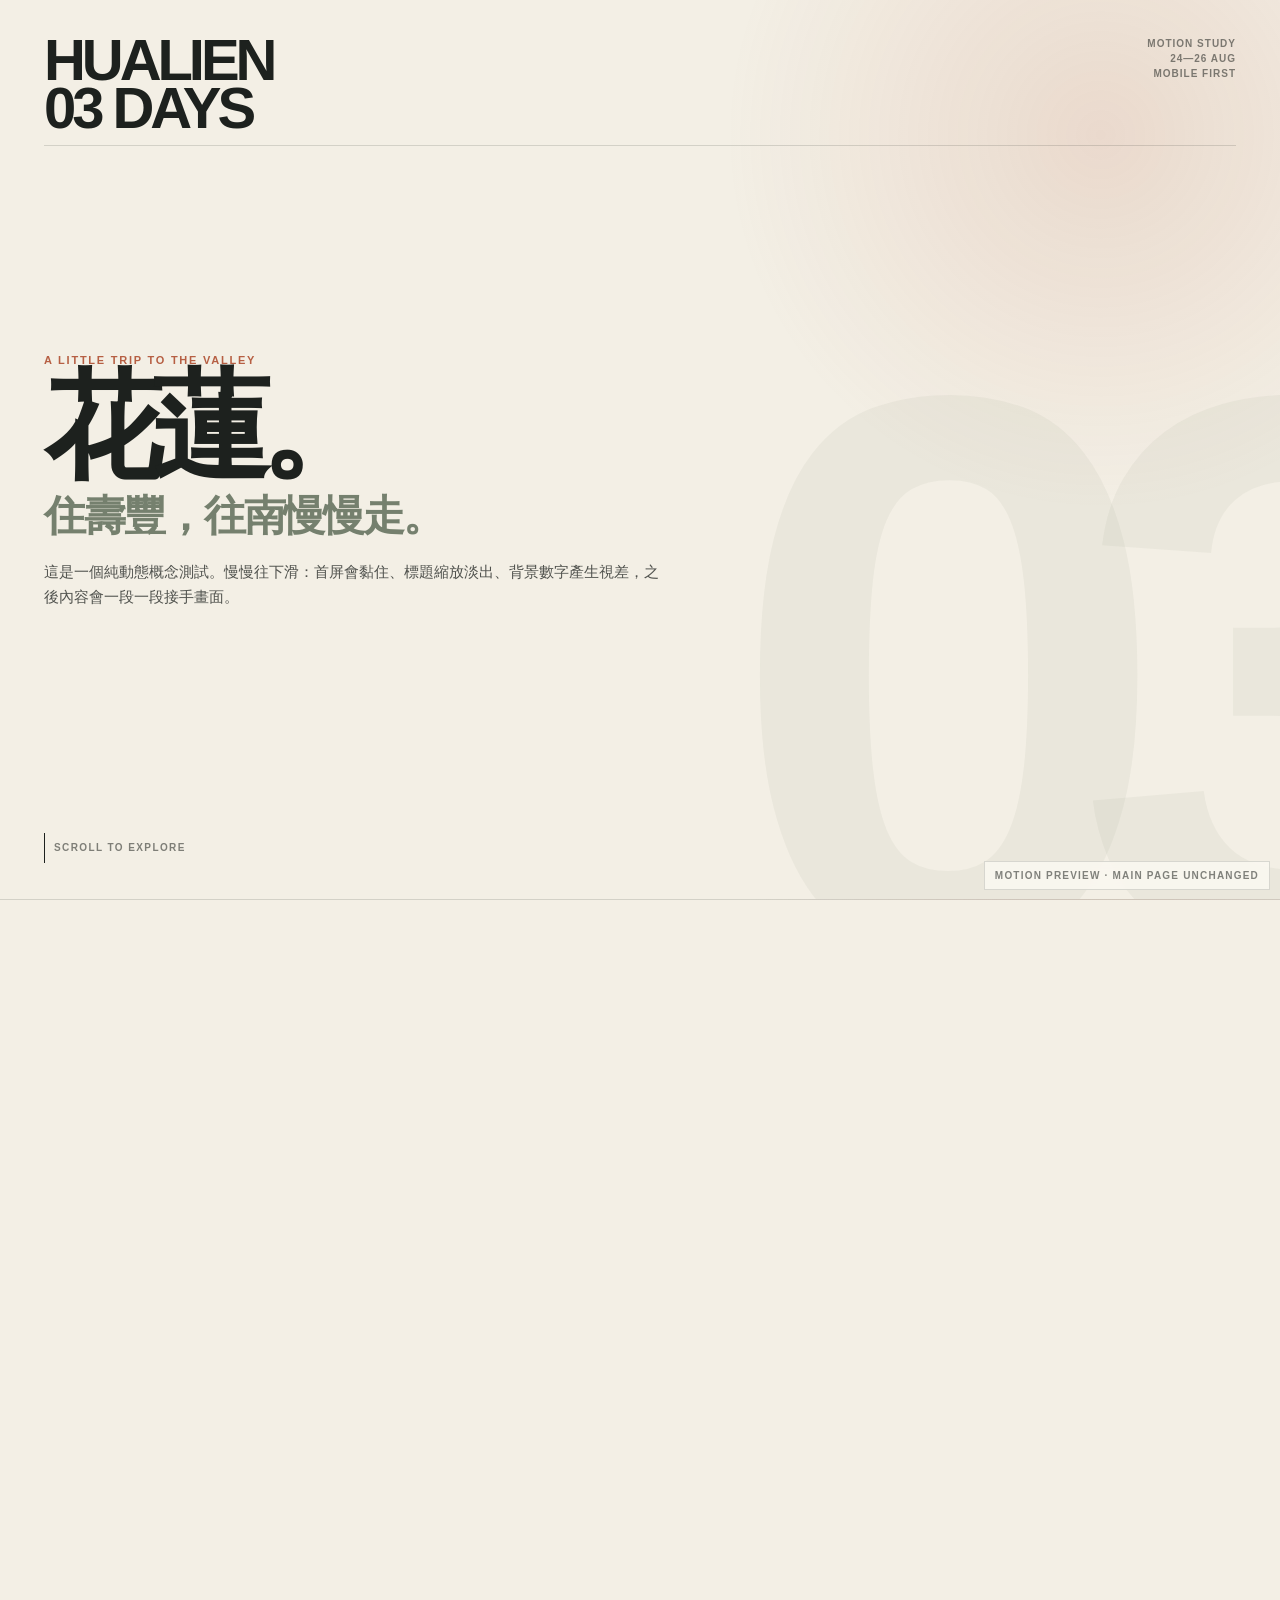
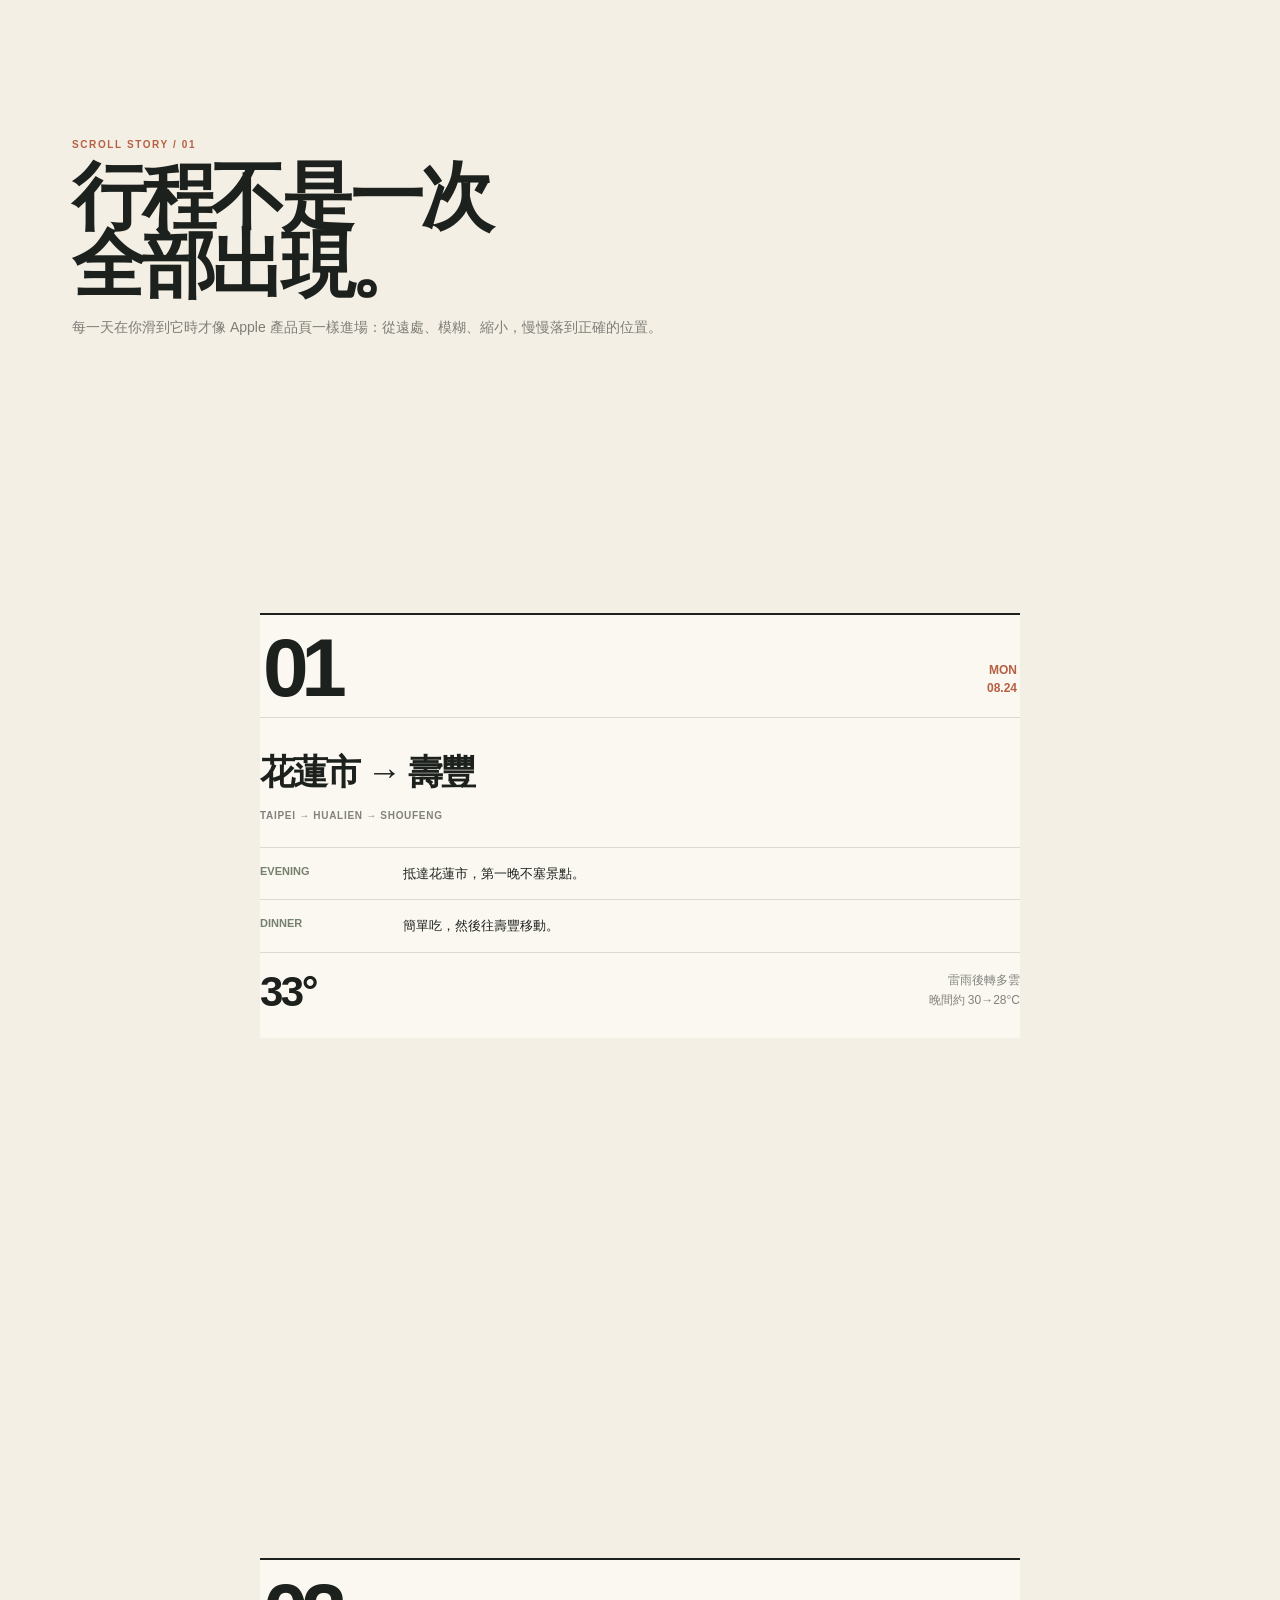
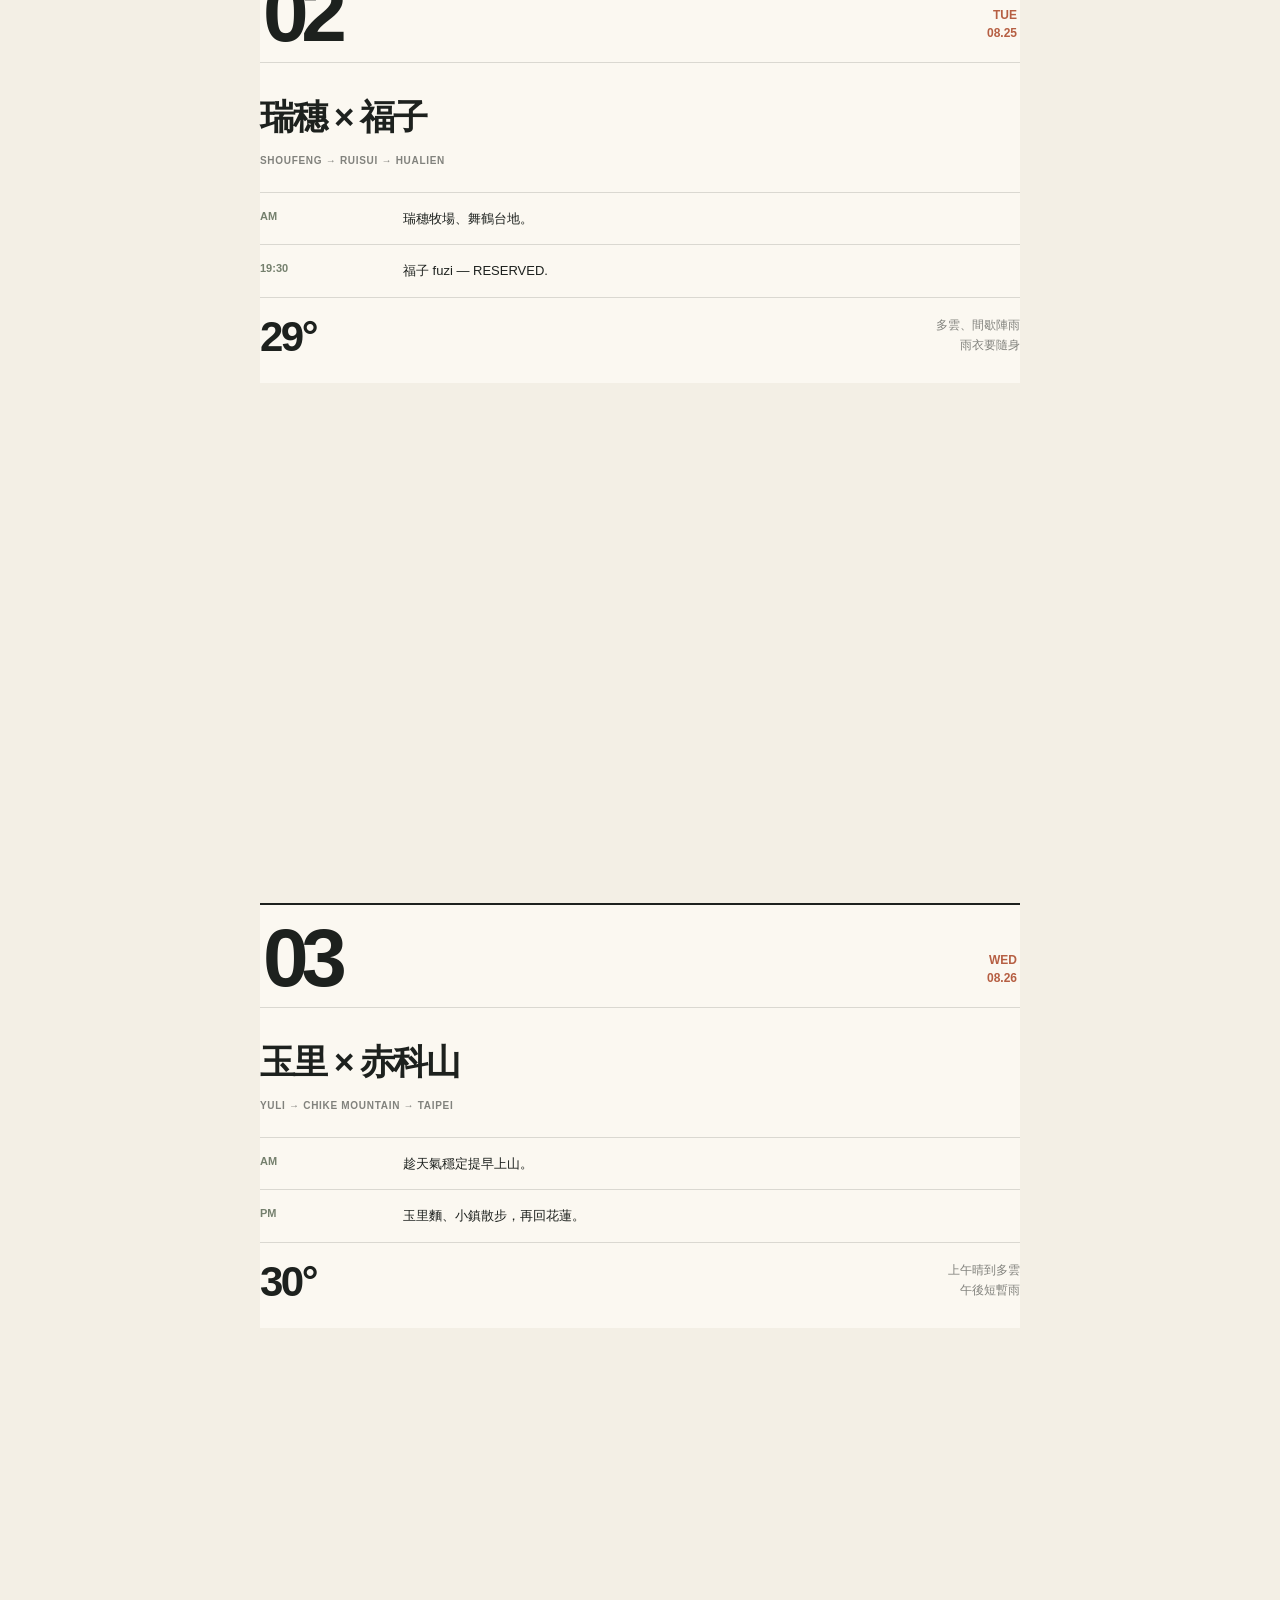
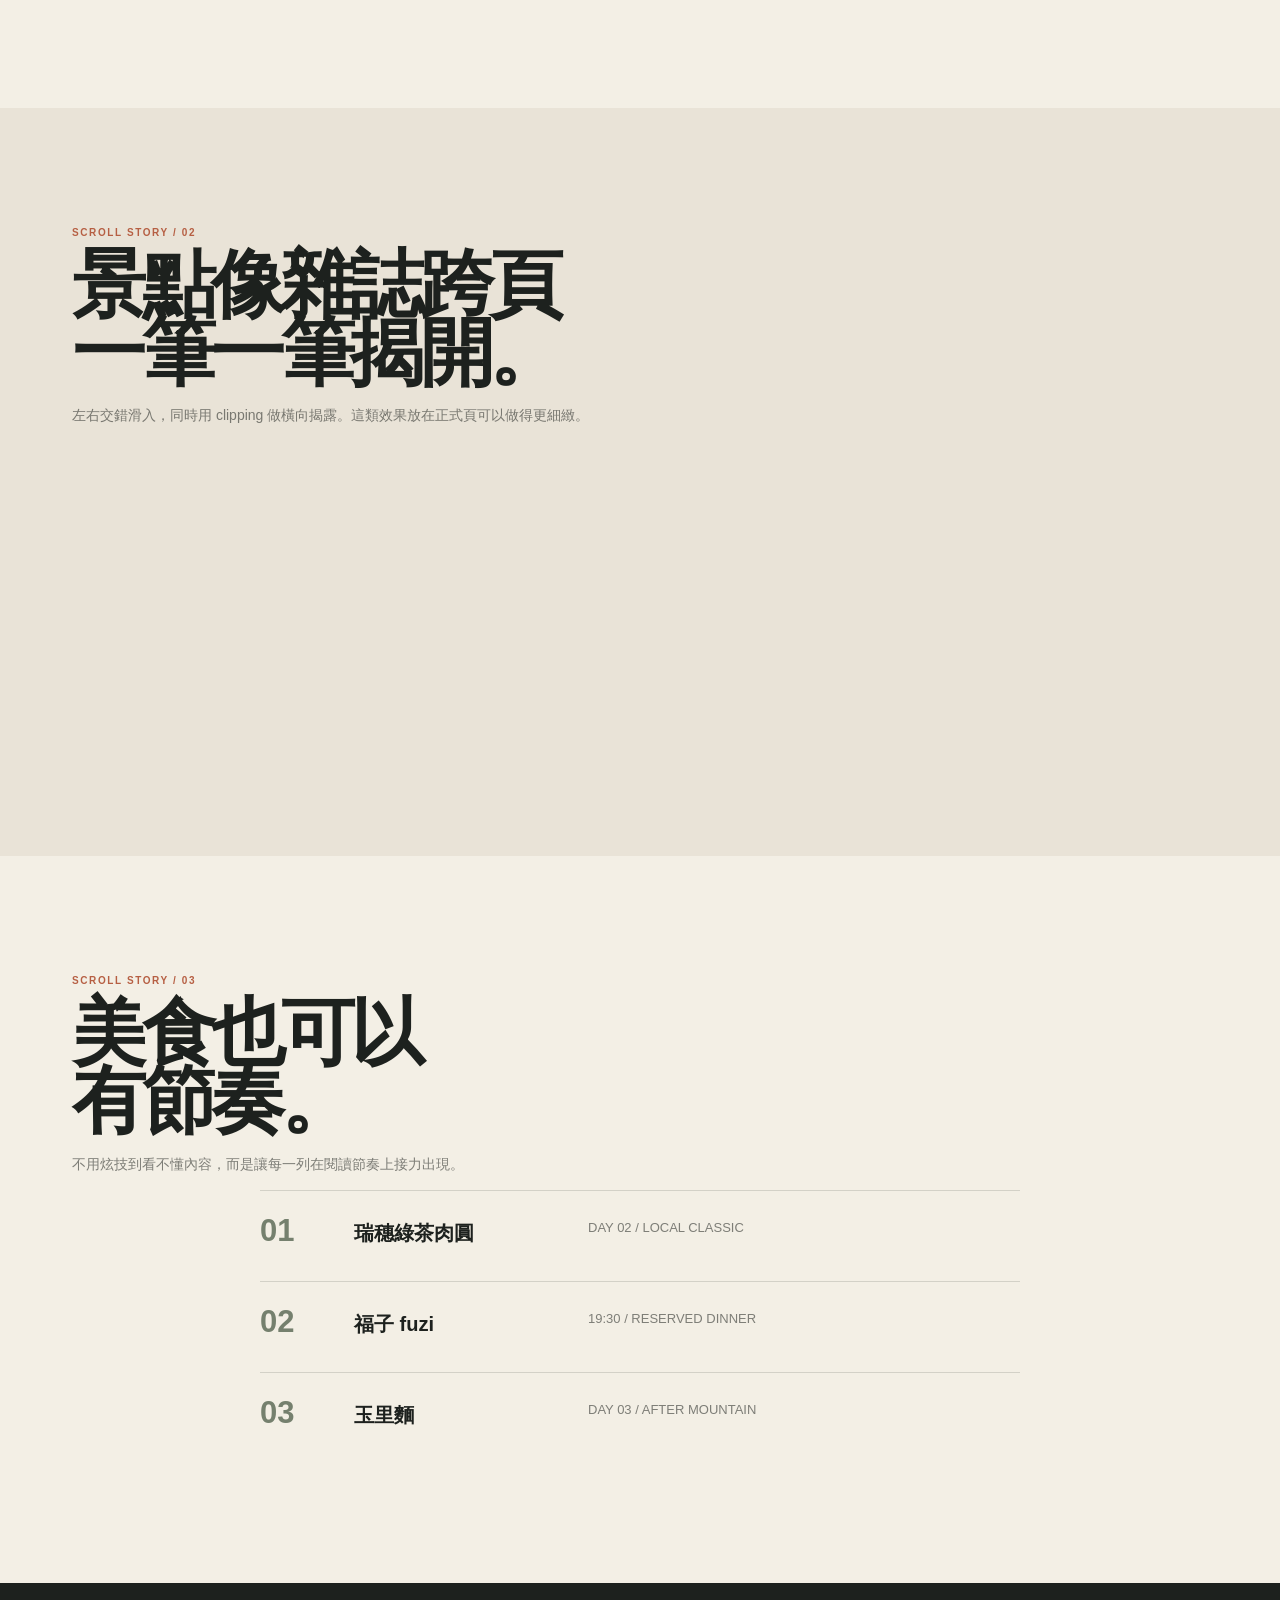
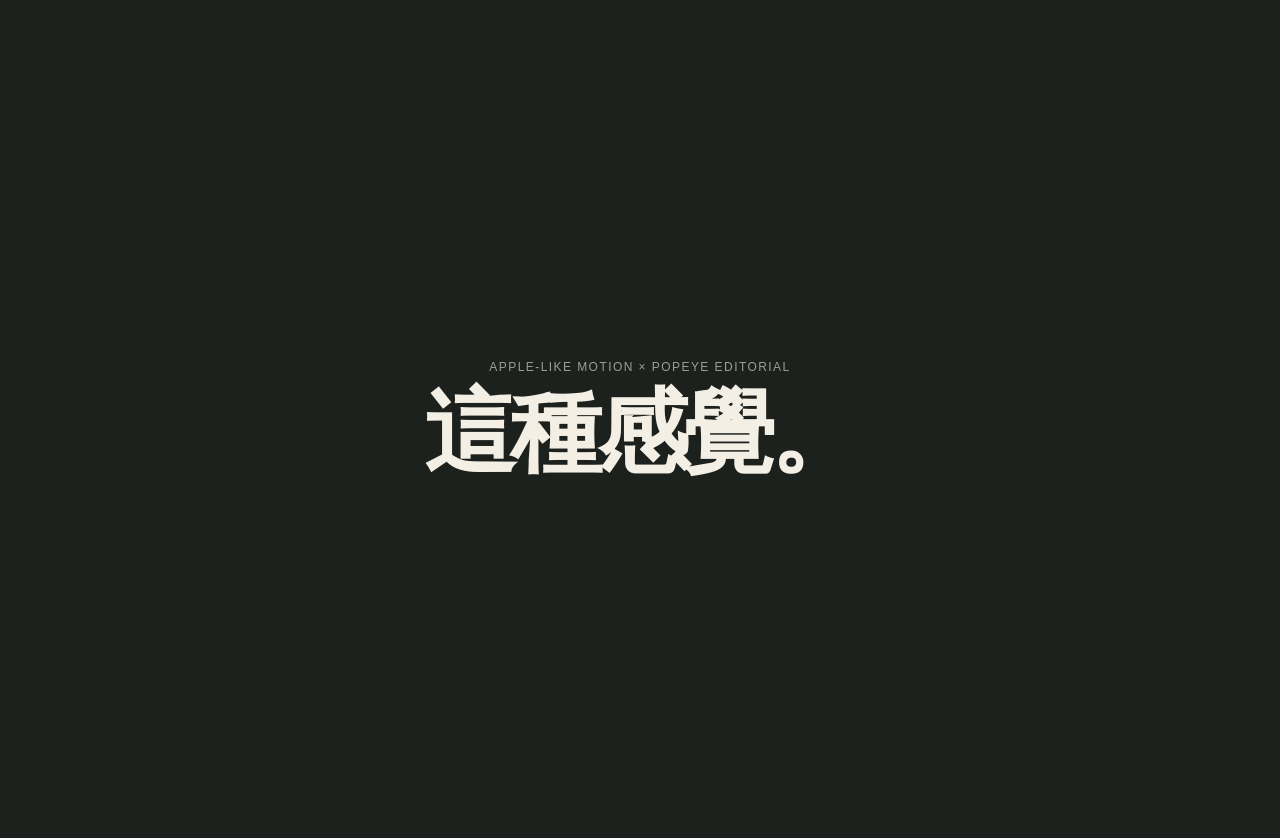
<file: motion-preview.html>
<!doctype html>
<html lang="zh-Hant">
<head>
<meta charset="utf-8">
<meta name="viewport" content="width=device-width,initial-scale=1,viewport-fit=cover">
<meta name="theme-color" content="#f3efe5">
<title>Hualien Motion Preview</title>
<style>
:root{--paper:#f3efe5;--cream:#fbf8f1;--ink:#1d211e;--muted:rgba(29,33,30,.55);--line:rgba(29,33,30,.15);--brick:#b65f43;--sage:#75806e;--p:0;--progress:0}*{box-sizing:border-box}html,body{margin:0;background:var(--paper);color:var(--ink);font-family:-apple-system,BlinkMacSystemFont,"Noto Sans TC","PingFang TC",sans-serif;overflow-x:hidden}body{line-height:1.65}.progress{position:fixed;z-index:999;left:0;top:0;width:100%;height:3px;background:var(--brick);transform:scaleX(var(--progress));transform-origin:left}.badge{position:fixed;z-index:998;right:10px;bottom:10px;padding:8px 10px;background:rgba(251,248,241,.85);border:1px solid var(--line);backdrop-filter:blur(12px);font:700 10px/1.1 Arial,sans-serif;letter-spacing:.12em;color:var(--muted)}.hero{height:180svh;position:relative}.hero-stage{height:100svh;position:sticky;top:0;overflow:hidden;border-bottom:1px solid var(--line);display:flex;flex-direction:column;justify-content:space-between;padding:22px 20px 30px;background:radial-gradient(circle at 86% 15%,rgba(182,95,67,.15),transparent 28%),var(--paper)}.mast{display:flex;justify-content:space-between;border-bottom:1px solid var(--line);padding-bottom:14px;opacity:calc(1 - var(--p)*1.5);transform:translateY(calc(var(--p)*-24px))}.brand{font:900 34px/.82 Arial,sans-serif;letter-spacing:-.07em}.meta{text-align:right;font:700 10px/1.5 Arial,sans-serif;letter-spacing:.1em;color:var(--muted)}.hero-copy{position:relative;z-index:2;transform:translateY(calc(var(--p)*-12svh)) scale(calc(1 - var(--p)*.22));transform-origin:left center;opacity:calc(1 - var(--p)*.78);filter:blur(calc(var(--p)*4px))}.kicker{font:700 11px/1 Arial,sans-serif;letter-spacing:.16em;color:var(--brick)}h1{font-size:clamp(70px,22vw,118px);line-height:.78;letter-spacing:-.085em;margin:14px 0 22px;font-weight:900}h1 small{display:block;font-size:clamp(25px,8vw,42px);line-height:1.05;color:var(--sage);margin-top:22px;letter-spacing:-.05em}.lede{max-width:620px;font-size:15px;color:rgba(29,33,30,.76)}.giant{position:absolute;z-index:0;right:-11vw;bottom:-6svh;font:900 62vw/.7 Arial,sans-serif;letter-spacing:-.12em;color:rgba(117,128,110,.075);transform:translate(calc(var(--p)*-8vw),calc(var(--p)*-11svh)) scale(calc(1 + var(--p)*.28))}.scroll{display:flex;gap:9px;align-items:center;font:700 10px/1 Arial,sans-serif;letter-spacing:.14em;color:var(--muted);opacity:calc(1 - var(--p)*3)}.scroll i{width:1px;height:30px;background:var(--ink);animation:pulse 1.4s ease-in-out infinite;transform-origin:top}@keyframes pulse{0%,100%{transform:scaleY(.25);opacity:.3}50%{transform:scaleY(1);opacity:1}}section{padding:86px 18px}.intro{max-width:720px;margin:auto 48px}.eyebrow{font:700 10px/1 Arial,sans-serif;letter-spacing:.16em;color:var(--brick)}h2{font-size:clamp(43px,13vw,74px);line-height:.92;letter-spacing:-.06em;margin:13px 0 17px}.sub{color:var(--muted);font-size:14px}.days{max-width:760px;margin:auto}.day{min-height:105svh;display:flex;align-items:center}.day-card{width:100%;background:var(--cream);border-top:2px solid var(--ink);padding:23px 0 28px;opacity:0;transform:perspective(900px) translateY(100px) rotateX(8deg) scale(.88);filter:blur(12px);transition:opacity .7s,transform 1.05s cubic-bezier(.16,1,.3,1),filter .9s}.day-card.in{opacity:1;transform:none;filter:none}.day-top{display:flex;justify-content:space-between;align-items:end;border-bottom:1px solid var(--line);padding:0 3px 20px}.num{font:900 82px/.72 Arial,sans-serif;letter-spacing:-.09em}.date{font:700 12px/1.45 Arial,sans-serif;color:var(--brick);text-align:right}.day-card h3{font-size:35px;letter-spacing:-.055em;margin:25px 0 7px}.route{font:700 10px/1.5 Arial,sans-serif;letter-spacing:.07em;color:var(--muted)}.rows{margin-top:24px;border-top:1px solid var(--line)}.row{display:grid;grid-template-columns:92px 1fr;gap:13px;padding:15px 0;border-bottom:1px solid var(--line);font-size:13px}.row b{font:700 11px/1.5 Arial,sans-serif;color:var(--sage)}.weather{margin-top:18px;display:flex;justify-content:space-between;gap:20px;align-items:end}.weather strong{font:900 42px/.9 Arial,sans-serif;letter-spacing:-.06em}.weather span{max-width:170px;text-align:right;font-size:12px;color:var(--muted)}.index{background:#e9e3d7;overflow:hidden}.spot{max-width:760px;margin:auto;display:grid;grid-template-columns:67px 1fr;gap:15px;padding:27px 0;border-top:1px solid var(--line);opacity:0;transform:translateX(-90px);clip-path:inset(0 100% 0 0);transition:opacity .65s,transform 1s cubic-bezier(.16,1,.3,1),clip-path 1s cubic-bezier(.16,1,.3,1)}.spot:nth-child(even){transform:translateX(90px);clip-path:inset(0 0 0 100%)}.spot.in{opacity:1;transform:none;clip-path:inset(0)}.spot-no{font:900 43px/.8 Arial,sans-serif;color:var(--brick);letter-spacing:-.07em}.spot h3{margin:0 0 7px;font-size:22px}.spot p{margin:0;color:var(--muted);font-size:13px}.food{max-width:760px;margin:auto}.food-row{padding:26px 0;border-top:1px solid var(--line);display:grid;grid-template-columns:56px 1fr;gap:14px;opacity:0;transform:translateY(60px) scale(.96);transition:opacity .6s,transform .85s cubic-bezier(.16,1,.3,1)}.food-row.in{opacity:1;transform:none}.food-no{font:900 31px/.9 Arial,sans-serif;color:var(--sage)}.food-row h3{font-size:20px;margin:0 0 5px}.food-row p{font-size:13px;color:var(--muted);margin:0}.end{height:95svh;display:flex;align-items:center;justify-content:center;text-align:center;background:var(--ink);color:var(--paper);padding:30px}.end h2{font-size:clamp(50px,15vw,92px);margin:0}.end p{color:rgba(243,239,229,.6);font-size:12px;letter-spacing:.12em}.end-inner{opacity:0;transform:scale(.7);transition:opacity 1s,transform 1.2s cubic-bezier(.16,1,.3,1)}.end-inner.in{opacity:1;transform:none}@media(min-width:800px){.hero-stage{padding:36px 44px}.brand{font-size:58px}.hero-copy{max-width:900px}section{padding:120px 24px}.row{grid-template-columns:130px 1fr}.spot{grid-template-columns:100px 240px 1fr}.spot h3{grid-column:2}.spot p{grid-column:3}.food-row{grid-template-columns:80px 220px 1fr}.food-row h3{grid-column:2}.food-row p{grid-column:3}}
</style>
</head>
<body>
<div class="progress"></div><div class="badge">MOTION PREVIEW · MAIN PAGE UNCHANGED</div>
<header class="hero"><div class="hero-stage"><div class="giant">03</div><div class="mast"><div class="brand">HUALIEN<br>03 DAYS</div><div class="meta">MOTION STUDY<br>24—26 AUG<br>MOBILE FIRST</div></div><div class="hero-copy"><div class="kicker">A LITTLE TRIP TO THE VALLEY</div><h1>花蓮。<small>住壽豐，往南慢慢走。</small></h1><p class="lede">這是一個純動態概念測試。慢慢往下滑：首屏會黏住、標題縮放淡出、背景數字產生視差，之後內容會一段一段接手畫面。</p></div><div class="scroll"><i></i><span>SCROLL TO EXPLORE</span></div></div></header>
<section><div class="intro"><div class="eyebrow">SCROLL STORY / 01</div><h2>行程不是一次<br>全部出現。</h2><p class="sub">每一天在你滑到它時才像 Apple 產品頁一樣進場：從遠處、模糊、縮小，慢慢落到正確的位置。</p></div><div class="days"><div class="day"><article class="day-card reveal"><div class="day-top"><div class="num">01</div><div class="date">MON<br>08.24</div></div><h3>花蓮市 → 壽豐</h3><div class="route">TAIPEI → HUALIEN → SHOUFENG</div><div class="rows"><div class="row"><b>EVENING</b><span>抵達花蓮市，第一晚不塞景點。</span></div><div class="row"><b>DINNER</b><span>簡單吃，然後往壽豐移動。</span></div></div><div class="weather"><strong>33°</strong><span>雷雨後轉多雲<br>晚間約 30→28°C</span></div></article></div><div class="day"><article class="day-card reveal"><div class="day-top"><div class="num">02</div><div class="date">TUE<br>08.25</div></div><h3>瑞穗 × 福子</h3><div class="route">SHOUFENG → RUISUI → HUALIEN</div><div class="rows"><div class="row"><b>AM</b><span>瑞穗牧場、舞鶴台地。</span></div><div class="row"><b>19:30</b><span>福子 fuzi — RESERVED.</span></div></div><div class="weather"><strong>29°</strong><span>多雲、間歇陣雨<br>雨衣要隨身</span></div></article></div><div class="day"><article class="day-card reveal"><div class="day-top"><div class="num">03</div><div class="date">WED<br>08.26</div></div><h3>玉里 × 赤科山</h3><div class="route">YULI → CHIKE MOUNTAIN → TAIPEI</div><div class="rows"><div class="row"><b>AM</b><span>趁天氣穩定提早上山。</span></div><div class="row"><b>PM</b><span>玉里麵、小鎮散步，再回花蓮。</span></div></div><div class="weather"><strong>30°</strong><span>上午晴到多雲<br>午後短暫雨</span></div></article></div></div></section>
<section class="index"><div class="intro"><div class="eyebrow">SCROLL STORY / 02</div><h2>景點像雜誌跨頁<br>一筆一筆揭開。</h2><p class="sub">左右交錯滑入，同時用 clipping 做橫向揭露。這類效果放在正式頁可以做得更細緻。</p></div><div class="spot reveal"><div class="spot-no">01</div><h3>瑞穗牧場</h3><p>60–90 MIN · DAY 02 AM<br>先用最沒有壓力的一站開始。</p></div><div class="spot reveal"><div class="spot-no">02</div><h3>舞鶴台地</h3><p>TEA / VALLEY VIEW<br>茶園、北回歸線與花東縱谷。</p></div><div class="spot reveal"><div class="spot-no">03</div><h3>赤科山</h3><p>2.5–4 HRS · DAY 03 MAIN<br>把完整上午留給山。</p></div></section>
<section><div class="intro"><div class="eyebrow">SCROLL STORY / 03</div><h2>美食也可以<br>有節奏。</h2><p class="sub">不用炫技到看不懂內容，而是讓每一列在閱讀節奏上接力出現。</p></div><div class="food"><div class="food-row reveal"><div class="food-no">01</div><h3>瑞穗綠茶肉圓</h3><p>DAY 02 / LOCAL CLASSIC</p></div><div class="food-row reveal"><div class="food-no">02</div><h3>福子 fuzi</h3><p>19:30 / RESERVED DINNER</p></div><div class="food-row reveal"><div class="food-no">03</div><h3>玉里麵</h3><p>DAY 03 / AFTER MOUNTAIN</p></div></div></section>
<section class="end"><div class="end-inner reveal"><p>APPLE-LIKE MOTION × POPEYE EDITORIAL</p><h2>這種感覺。</h2></div></section>
<script>
(()=>{const root=document.documentElement,hero=document.querySelector('.hero');let raf=0;const clamp=(v,a,b)=>Math.max(a,Math.min(b,v));function tick(){const max=document.documentElement.scrollHeight-innerHeight;root.style.setProperty('--progress',max?scrollY/max:0);const r=hero.getBoundingClientRect(),travel=Math.max(1,hero.offsetHeight-innerHeight),p=clamp(-r.top/travel,0,1);root.style.setProperty('--p',p);raf=0}function req(){if(!raf)raf=requestAnimationFrame(tick)}addEventListener('scroll',req,{passive:true});addEventListener('resize',req);const io=new IntersectionObserver(es=>es.forEach(e=>{if(e.isIntersecting){e.target.classList.add('in');io.unobserve(e.target)}}),{threshold:.18,rootMargin:'0px 0px -8% 0px'});document.querySelectorAll('.reveal').forEach(e=>io.observe(e));tick()})();
</script>
</body></html>
</file>
